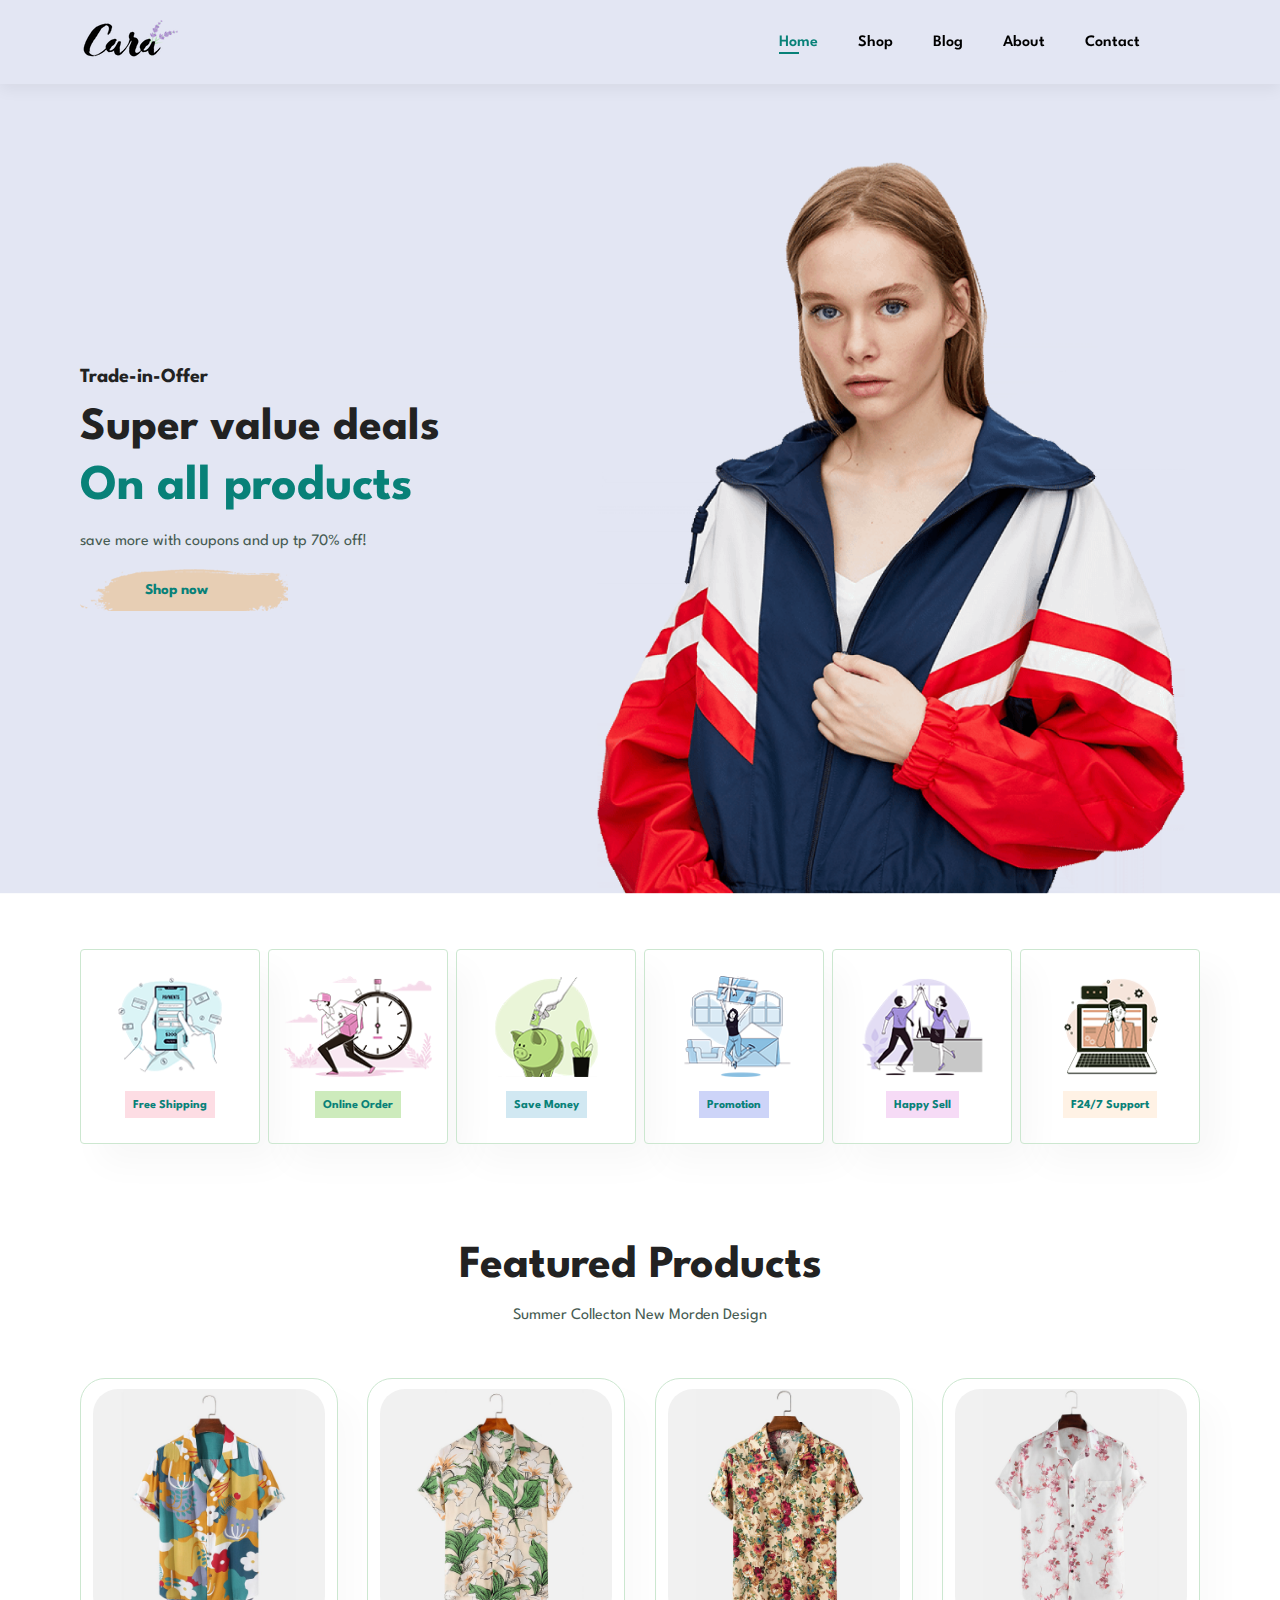
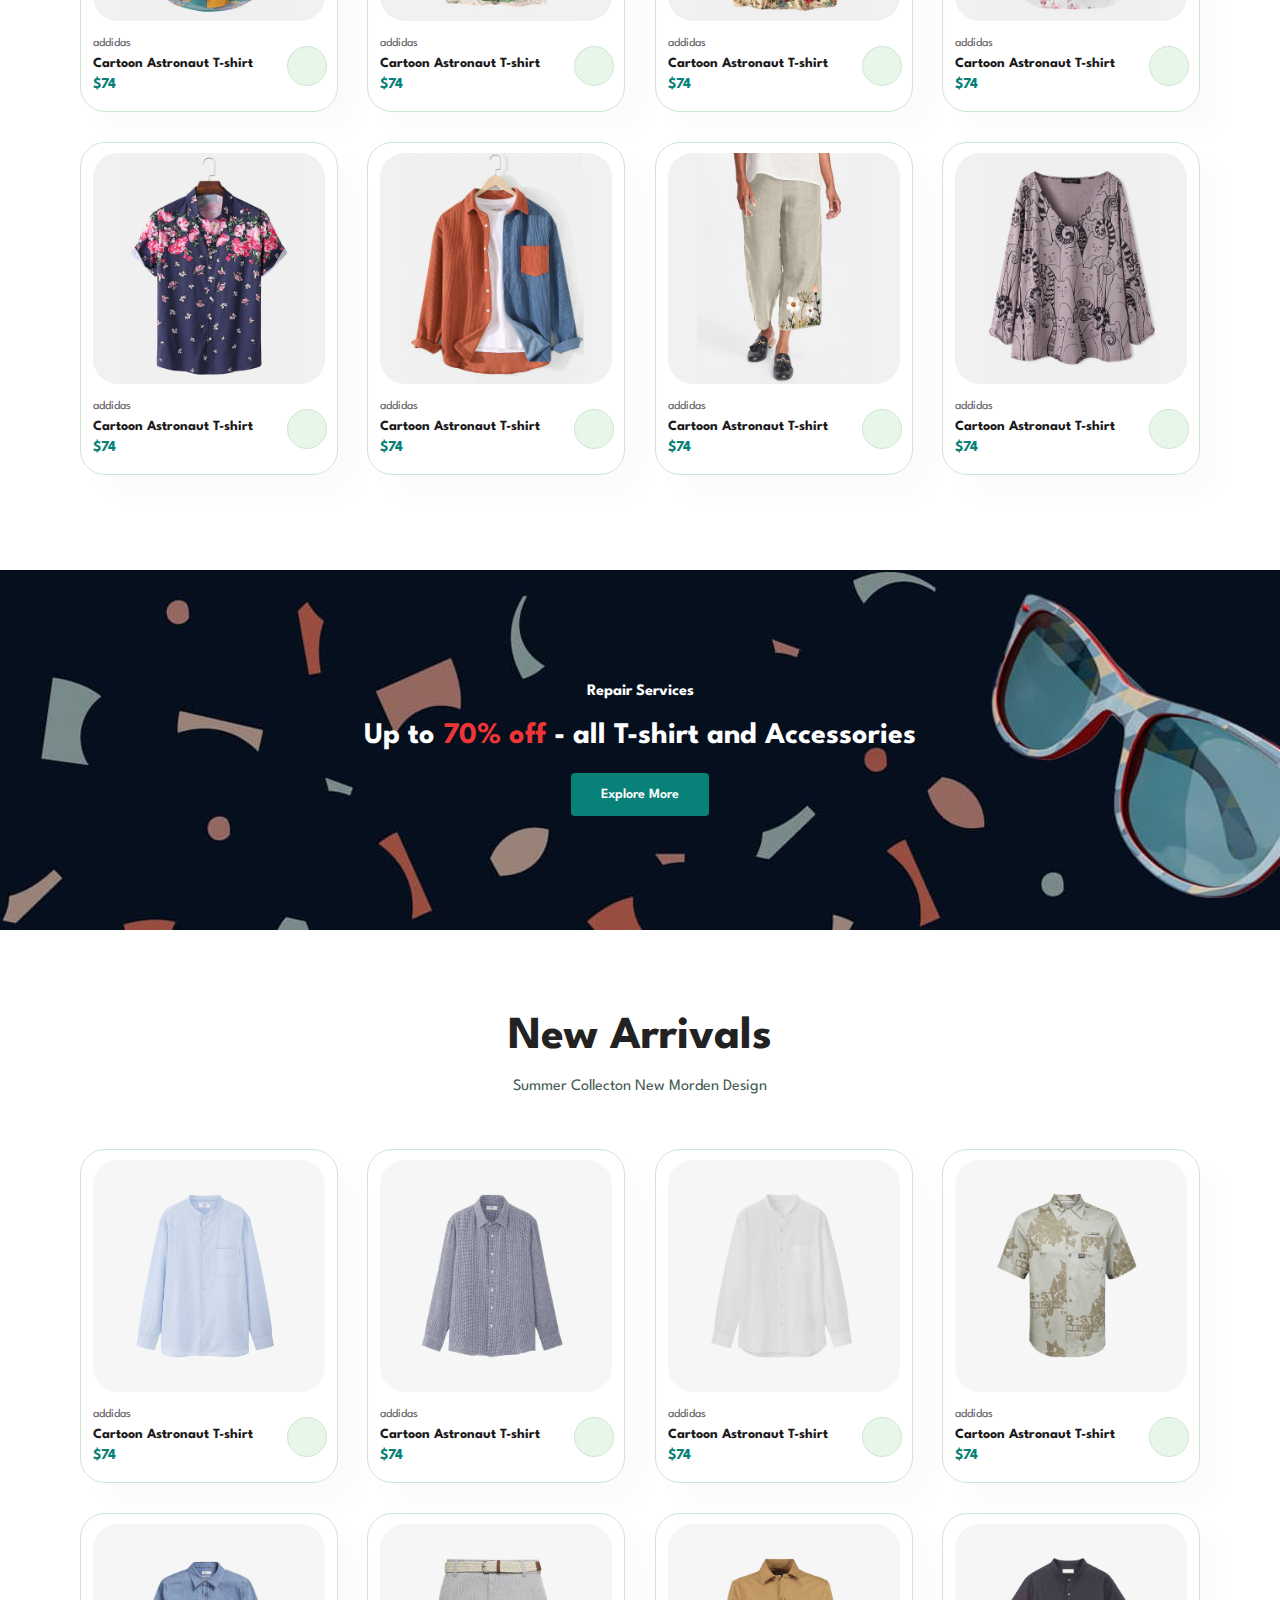
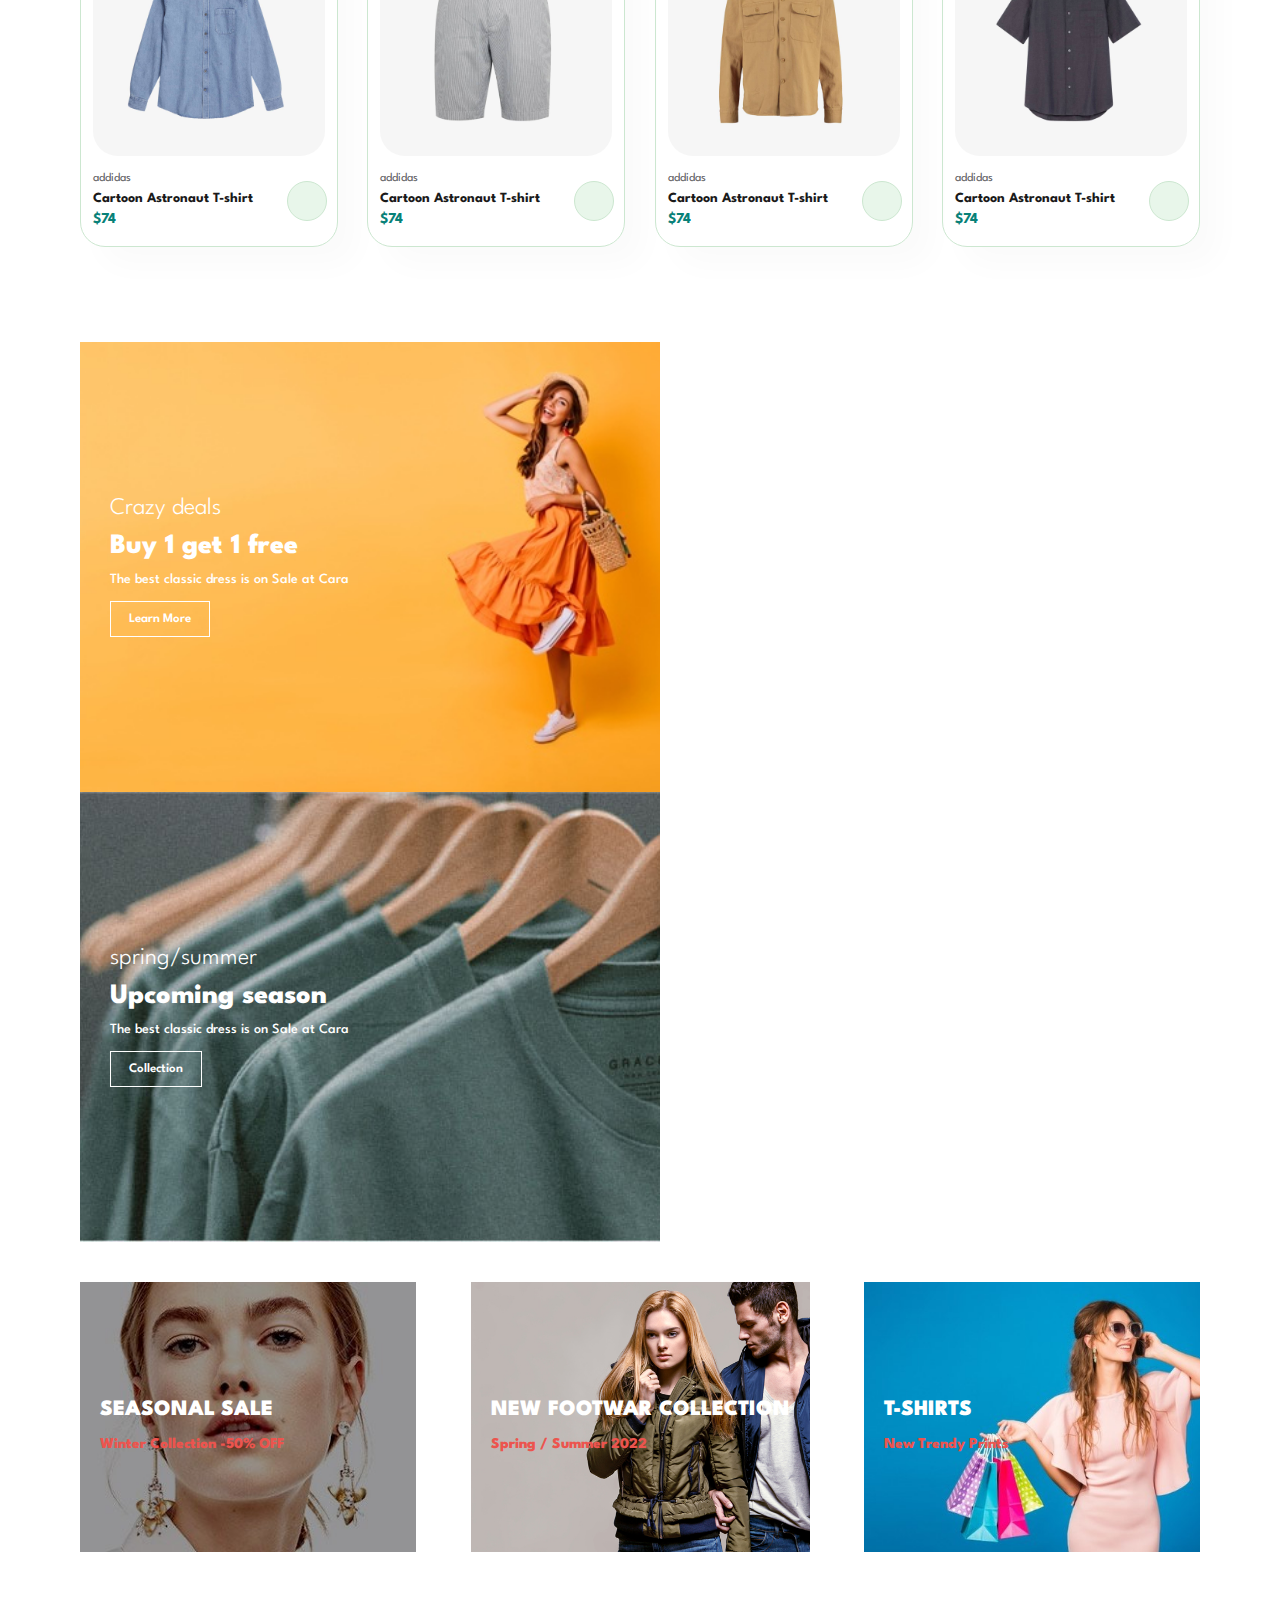
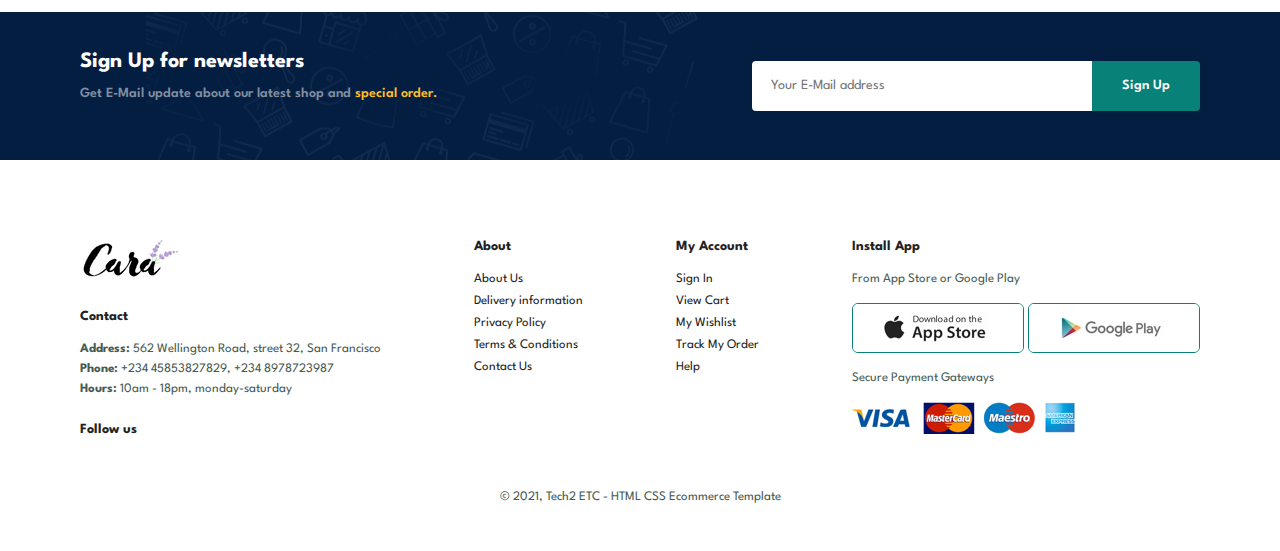
<file: index.html>
<!DOCTYPE html>
<html lang="en">
<head>
    <meta charset="UTF-8">
    <meta http-equiv="X-UA-Compatible" content="IE=edge">
    <meta name="viewport" content="width=device-width, initial-scale=1.0">
    <link rel="stylesheet" href="https://cdnjs.cloudflare.com/ajax/libs/font-awesome/6.4.2/css/all.min.css" integrity="sha512-z3gLpd7yknf1YoNbCzqRKc4qyor8gaKU1qmn+CShxbuBusANI9QpRohGBreCFkKxLhei6S9CQXFEbbKuqLg0DA==" crossorigin="anonymous" referrerpolicy="no-referrer" />
   <link rel="stylesheet" href="styles.css">
    <title>E-commerce website</title>
</head>
<body>
    <!-- section for navbar -->
    <section id="header">
        <a href="#"><img src="./img/logo.png" class="logo" alt="cara logo"></a>

        <div class="">
            <ul id="navbar">
                <li><a class="active" href="index.html">Home</a></li>
                <li><a href="shop.html">Shop</a></li>
                <li><a href="blog.html">Blog</a></li>
                <li><a href="about.html">About</a></li>
                <li><a href="contact.html">Contact</a></li>
                <li><a href="cart.html" id="lg-bag"><i class="fas fa-bag-shopping"></i></a></li>
                <a href="#" id="close"><i class="fas fa-xmark"></i></a>
            </ul>
        </div>
        <div id="mobile">
            <a href="cart.html"><i class="fas fa-bag-shopping"></i></a>
            <i id="bar" class="fas fa-bars "></i>
        </div>
    </section>


    <!-- section for the preety girl -->
    <section id="hero">
        <h4>Trade-in-Offer</h4>
        <h2>Super value deals</h2>
        <h1>On all products</h1>
        <p>save more with coupons and up tp 70% off!</p>
        <button  onclick="window.location.href='shop.html'">Shop now</button>
    </section>


    <!-- section for features -->
    <section id="feature" class="section-p1">
        <div class="ft-box">
            <img src="./img/features/f1.png" alt="">
            <h6>Free Shipping</h6>
        </div>
        <div class="ft-box">
            <img src="./img/features/f2.png" alt="">
            <h6>Online Order</h6>
        </div>
        <div class="ft-box">
            <img src="./img/features/f3.png" alt="">
            <h6>Save Money</h6>
        </div>
        <div class="ft-box">
            <img src="./img/features/f4.png" alt="">
            <h6>Promotion</h6>
        </div>
        <div class="ft-box">
            <img src="./img/features/f5.png" alt="">
            <h6>Happy Sell</h6>
        </div>
        <div class="ft-box">
            <img src="./img/features/f6.png" alt="">
            <h6>F24/7 Support</h6>
        </div>
        
    </section>


    <!-- section for the featured products -->
    <section id="product1" class="section-p1">
        <h2>Featured Products</h2>
        <p>Summer Collecton New Morden Design</p>
        <div class="pro-container">
            <div class="pro" >
                <img src="./img/products/f1.jpg" loading="lazy" onclick="window.location.href='shop.html'" alt="">
                <div class="descrip">
                    <span>addidas</span>
                    <h5>Cartoon Astronaut T-shirt</h5>
                    <div class="star">
                        <i class="fas fa-star"></i>
                        <i class="fas fa-star"></i>
                        <i class="fas fa-star"></i>
                        <i class="fas fa-star"></i>
                        <i class="fas fa-star"></i>
                    </div>
                        <h4>$74</h4>
                </div>
                <a href="#" class="cart"><i class="fas fa-shopping-cart"></i></a>
            </div>

            <div class="pro">
                <img src="./img/products/f2.jpg" loading="lazy" onclick="window.location.href='shop.html'" alt="">
                <div class="descrip">
                    <span>addidas</span>
                    <h5>Cartoon Astronaut T-shirt</h5>
                    <div class="star">
                        <i class="fas fa-star"></i>
                        <i class="fas fa-star"></i>
                        <i class="fas fa-star"></i>
                        <i class="fas fa-star"></i>
                        <i class="fas fa-star"></i>
                    </div>
                        <h4>$74</h4>
                </div>
                <a href="#" class="cart"><i class="fas fa-shopping-cart"></i></a>
            </div>
            <div class="pro">
                <img src="./img/products/f3.jpg"  loading="lazy" onclick="window.location.href='shop.html'" alt="">
                <div class="descrip">
                    <span>addidas</span>
                    <h5>Cartoon Astronaut T-shirt</h5>
                    <div class="star">
                        <i class="fas fa-star"></i>
                        <i class="fas fa-star"></i>
                        <i class="fas fa-star"></i>
                        <i class="fas fa-star"></i>
                        <i class="fas fa-star"></i>
                    </div>
                        <h4>$74</h4>
                </div>
                <a href="#" class="cart"><i class="fas fa-shopping-cart"></i></a>
            </div>
            <div class="pro"> 
                <img src="./img/products/f4.jpg" loading="lazy" onclick="window.location.href='shop.html'" alt="">
                <div class="descrip">
                    <span>addidas</span>
                    <h5>Cartoon Astronaut T-shirt</h5>
                    <div class="star">
                        <i class="fas fa-star"></i>
                        <i class="fas fa-star"></i>
                        <i class="fas fa-star"></i>
                        <i class="fas fa-star"></i>
                        <i class="fas fa-star"></i>
                    </div>
                        <h4>$74</h4>
                </div>
                <a href="#" class="cart"><i class="fas fa-shopping-cart"></i></a>
            </div>
            <div class="pro">
                <img src="./img/products/f5.jpg" loading="lazy" onclick="window.location.href='shop.html'" alt="">
                <div class="descrip">
                    <span>addidas</span>
                    <h5>Cartoon Astronaut T-shirt</h5>
                    <div class="star">
                        <i class="fas fa-star"></i>
                        <i class="fas fa-star"></i>
                        <i class="fas fa-star"></i>
                        <i class="fas fa-star"></i>
                        <i class="fas fa-star"></i>
                    </div>
                        <h4>$74</h4>
                </div>
                <a href="#" class="cart"><i class="fas fa-shopping-cart"></i></a>
            </div>
            <div class="pro">
                <img src="./img/products/f6.jpg" loading="lazy" onclick="window.location.href='shop.html'" alt="">
                <div class="descrip">
                    <span>addidas</span>
                    <h5>Cartoon Astronaut T-shirt</h5>
                    <div class="star">
                        <i class="fas fa-star"></i>
                        <i class="fas fa-star"></i>
                        <i class="fas fa-star"></i>
                        <i class="fas fa-star"></i>
                        <i class="fas fa-star"></i>
                    </div>
                        <h4>$74</h4>
                </div>
                <a href="#" class="cart"><i class="fas fa-shopping-cart"></i></a>
            </div>
            <div class="pro">
                <img src="./img/products/f7.jpg" loading="lazy" onclick="window.location.href='shop.html'" alt="">
                <div class="descrip">
                    <span>addidas</span>
                    <h5>Cartoon Astronaut T-shirt</h5>
                    <div class="star">
                        <i class="fas fa-star"></i>
                        <i class="fas fa-star"></i>
                        <i class="fas fa-star"></i>
                        <i class="fas fa-star"></i>
                        <i class="fas fa-star"></i>
                    </div>
                        <h4>$74</h4>
                </div>
                <a href="#" class="cart"><i class="fas fa-shopping-cart"></i></a>
            </div>            
            <div class="pro">
                <img src="./img/products/f8.jpg" loading="lazy" onclick="window.location.href='shop.html'" alt="">
                <div class="descrip">
                    <span>addidas</span>
                    <h5>Cartoon Astronaut T-shirt</h5>
                    <div class="star">
                        <i class="fas fa-star"></i>
                        <i class="fas fa-star"></i>
                        <i class="fas fa-star"></i>
                        <i class="fas fa-star"></i>
                        <i class="fas fa-star"></i>
                    </div>
                        <h4>$74</h4>
                </div>
                <a href="#" class="cart"><i class="fas fa-shopping-cart"></i></a>
            </div>            
        </div>
    </section>

    <!-- a section for banner  -->
    <section id="banner" class="section-m1">
        <h4>Repair Services</h4>
        <h2>Up to <span>70% off</span> - all T-shirt and Accessories</h2>
        <button class="normal"  onclick="window.location.href='blog.html'">Explore More</button>
    </section>


    <!-- section for product 2 -->
    <section id="product1" class="section-p1">
        <h2>New Arrivals</h2>
        <p>Summer Collecton New Morden Design</p> 
        <div class="pro-container">
            <div class="pro">
                <img src="./img/products/n1.jpg" loading="lazy" onclick="window.location.href='shop.html'" alt="">
                <div class="descrip">
                    <span>addidas</span>
                    <h5>Cartoon Astronaut T-shirt</h5>
                    <div class="star">
                        <i class="fas fa-star"></i>
                        <i class="fas fa-star"></i>
                        <i class="fas fa-star"></i>
                        <i class="fas fa-star"></i>
                        <i class="fas fa-star"></i>
                    </div>
                        <h4>$74</h4>
                </div>
                <a href="#" class="cart"><i class="fas fa-shopping-cart"></i></a>
            </div>
            <div class="pro">
                <img src="./img/products/n2.jpg" loading="lazy" onclick="window.location.href='shop.html'" alt="">
                <div class="descrip">
                    <span>addidas</span>
                    <h5>Cartoon Astronaut T-shirt</h5>
                    <div class="star">
                        <i class="fas fa-star"></i>
                        <i class="fas fa-star"></i>
                        <i class="fas fa-star"></i>
                        <i class="fas fa-star"></i>
                        <i class="fas fa-star"></i>
                    </div>
                        <h4>$74</h4>
                </div>
                <a href="#" class="cart"><i class="fas fa-shopping-cart"></i></a>
            </div>
            <div class="pro">
                <img src="./img/products/n3.jpg" loading="lazy" onclick="window.location.href='shop.html'" alt="">
                <div class="descrip">
                    <span>addidas</span>
                    <h5>Cartoon Astronaut T-shirt</h5>
                    <div class="star">
                        <i class="fas fa-star"></i>
                        <i class="fas fa-star"></i>
                        <i class="fas fa-star"></i>
                        <i class="fas fa-star"></i>
                        <i class="fas fa-star"></i>
                    </div>
                        <h4>$74</h4>
                </div>
                <a href="#" class="cart"><i class="fas fa-shopping-cart"></i></a>
            </div>
            <div class="pro">
                <img src="./img/products/n4.jpg" loading="lazy" onclick="window.location.href='shop.html'" alt="">
                <div class="descrip">
                    <span>addidas</span>
                    <h5>Cartoon Astronaut T-shirt</h5>
                    <div class="star">
                        <i class="fas fa-star"></i>
                        <i class="fas fa-star"></i>
                        <i class="fas fa-star"></i>
                        <i class="fas fa-star"></i>
                        <i class="fas fa-star"></i>
                    </div>
                        <h4>$74</h4>
                </div>
                <a href="#" class="cart"><i class="fas fa-shopping-cart"></i></a>
            </div>
            <div class="pro">
                <img src="./img/products/n5.jpg" loading="lazy" onclick="window.location.href='shop.html'" alt="">
                <div class="descrip">
                    <span>addidas</span>
                    <h5>Cartoon Astronaut T-shirt</h5>
                    <div class="star">
                        <i class="fas fa-star"></i>
                        <i class="fas fa-star"></i>
                        <i class="fas fa-star"></i>
                        <i class="fas fa-star"></i>
                        <i class="fas fa-star"></i>
                    </div>
                        <h4>$74</h4>
                </div>
                <a href="#" class="cart"><i class="fas fa-shopping-cart"></i></a>
            </div>
            <div class="pro">
                <img src="./img/products/n6.jpg" loading="lazy" onclick="window.location.href='shop.html'" alt="">
                <div class="descrip">
                    <span>addidas</span>
                    <h5>Cartoon Astronaut T-shirt</h5>
                    <div class="star">
                        <i class="fas fa-star"></i>
                        <i class="fas fa-star"></i>
                        <i class="fas fa-star"></i>
                        <i class="fas fa-star"></i>
                        <i class="fas fa-star"></i>
                    </div>
                        <h4>$74</h4>
                </div>
                <a href="#" class="cart"><i class="fas fa-shopping-cart"></i></a>
            </div>
            <div class="pro">
                <img src="./img/products/n7.jpg" loading="lazy"  onclick="window.location.href='shop.html'" alt="">
                <div class="descrip">
                    <span>addidas</span>
                    <h5>Cartoon Astronaut T-shirt</h5>
                    <div class="star">
                        <i class="fas fa-star"></i>
                        <i class="fas fa-star"></i>
                        <i class="fas fa-star"></i>
                        <i class="fas fa-star"></i>
                        <i class="fas fa-star"></i>
                    </div>
                        <h4>$74</h4>
                </div>
                <a href="#" class="cart"><i class="fas fa-shopping-cart"></i></a>
            </div>           
            <div class="pro">
                <img src="./img/products/n8.jpg" loading="lazy"  onclick="window.location.href='shop.html'" alt="">
                <div class="descrip">
                    <span>addidas</span>
                    <h5>Cartoon Astronaut T-shirt</h5>
                    <div class="star">
                        <i class="fas fa-star"></i>
                        <i class="fas fa-star"></i>
                        <i class="fas fa-star"></i>
                        <i class="fas fa-star"></i>
                        <i class="fas fa-star"></i>
                    </div>
                        <h4>$74</h4>
                </div>
                <a href="#" class="cart"><i class="fas fa-shopping-cart"></i></a>
            </div>           
        </div>
    </section>


<!-- section for 2 col banner -->
    <section id="sm-banner"  class="section-p1">
        <div class="banner-box">
            <h4>Crazy deals</h4>
            <h2>Buy 1 get 1 free</h2>
            <span>The best classic dress is on Sale at Cara</span>
            <button class="white"  onclick="window.location.href='cart.html'">Learn More</button>
        </div>
        <div class="banner-box banner-box2">
            <h4>spring/summer</h4>
            <h2>Upcoming season</h2>
            <span>The best classic dress is on Sale at Cara</span>
            <button class="white" onclick="window.location.href='shop.html'">Collection</button>
        </div>
    </section>

<!-- section 3 col banner -->
    <section id="banner3">
        <div class="banner-box">
            <h2>SEASONAL SALE</h2>
           <h3>Winter Collection -50% OFF</h3>
        </div>
        <div class="banner-box banner-box2">
            <h2>NEW FOOTWAR COLLECTION</h2>
           <h3>Spring / Summer 2022</h3>
        </div>
        <div class="banner-box banner-box3">
            <h2>T-SHIRTS</h2>
           <h3>New Trendy Prints</h3>
        </div>
    </section>


    <!-- news letter section -->
    <section id="newsletter"  class="section-p1 section-m1">
        <div class="newstext">
            <h4>Sign Up for newsletters</h4>
            <p>Get E-Mail update about our latest shop and <span>special order.</span></p>
        </div>
        <div class="form">
            <input type="text" placeholder="Your E-Mail address">
            <button class="normal">Sign Up</button>
        </div>
    </section>


    <!-- footer -->
    <footer class="section-p1">
        <div class="col">
            <img class="logo" src="./img/logo.png" alt="">
            <h4>Contact</h4>
            <p><strong>Address: </strong> 562 Wellington Road, street 32, San Francisco</p>
            <p><strong>Phone: </strong> +234 45853827829, +234 8978723987 </p>
            <p><strong>Hours: </strong>10am - 18pm, monday-saturday</p>
            <div class="follow">
                <h4>Follow us</h4>
                <div class="icon">
                    <i class="fab fa-facebook-f"></i>
                    <i class="fab fa-twitter"></i>
                    <i class="fab fa-instagram"></i>
                    <i class="fab fa-pinterest"></i>
                    <i class="fab fa-youtube"></i>
                </div>
            </div>
        </div>

        <div class="col">
            <h4>About</h4>
            <a href="#about.html" onclick="window.location.href='about.html'">About Us</a>
            <a href="#">Delivery information</a>
            <a href="#">Privacy Policy</a>
            <a href="#">Terms & Conditions</a>
            <a href="#contact.html"  onclick="window.location.href='contact.html'">Contact Us</a>
        </div>

        <div class="col">
            <h4>My Account</h4>
            <a href="#">Sign In</a>
            <a href="#cart.html"  onclick="window.location.href='cart.html'">View Cart</a>
            <a href="#">My Wishlist</a>
            <a href="#">Track My Order</a>
            <a href="#">Help</a>
        </div>

        <div class="col install">
            <h4>Install App</h4>
            <p>From App Store or Google Play</p>
            <div class="row">
                <img src="./img/pay/app.jpg" alt="">
                <img src="./img/pay/play.jpg" alt="">
            </div>
            <p>Secure Payment Gateways</p>
                <img src="./img/pay/pay.png" alt="">
        </div>

        <div class="copyright">
            <p>&copy; 2021, Tech2 ETC - HTML CSS Ecommerce Template</p>
        </div>
    </footer>


    <script src="./js/app.js"></script>
</body>
</html>
</file>
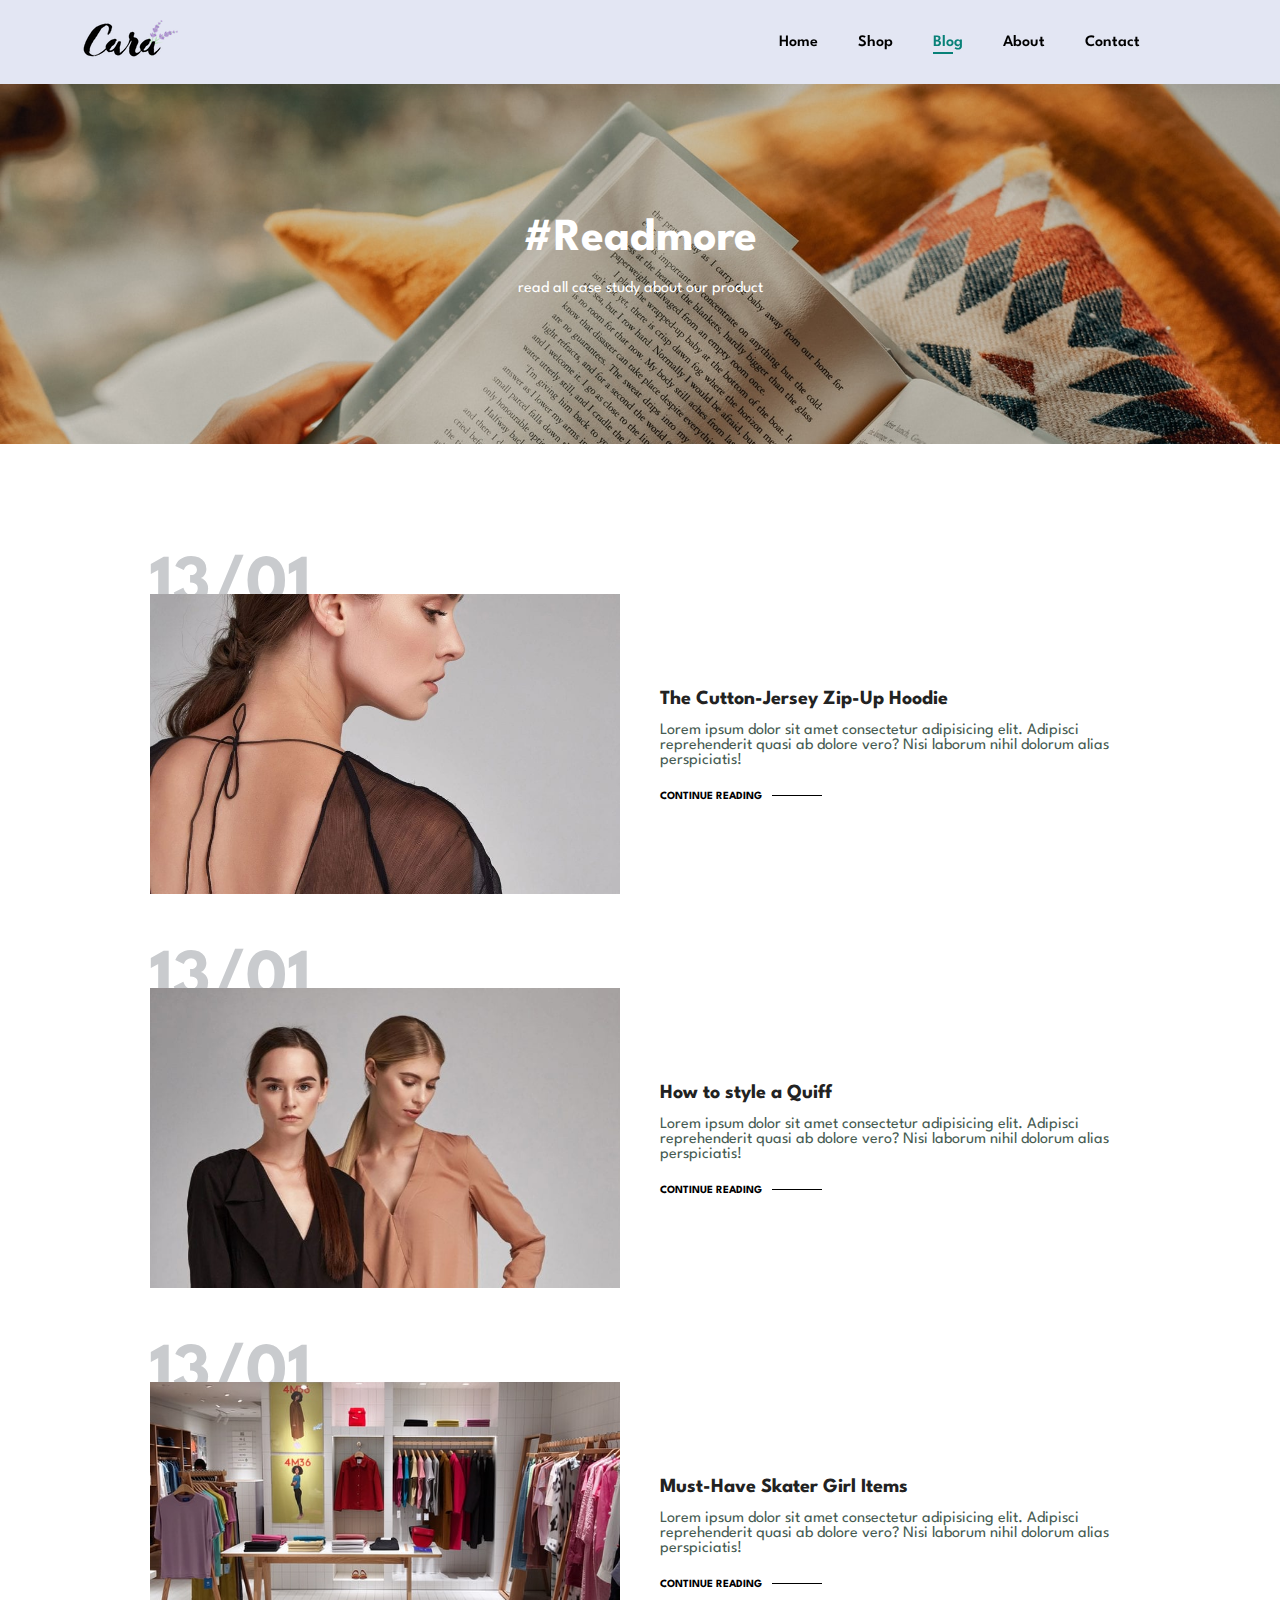
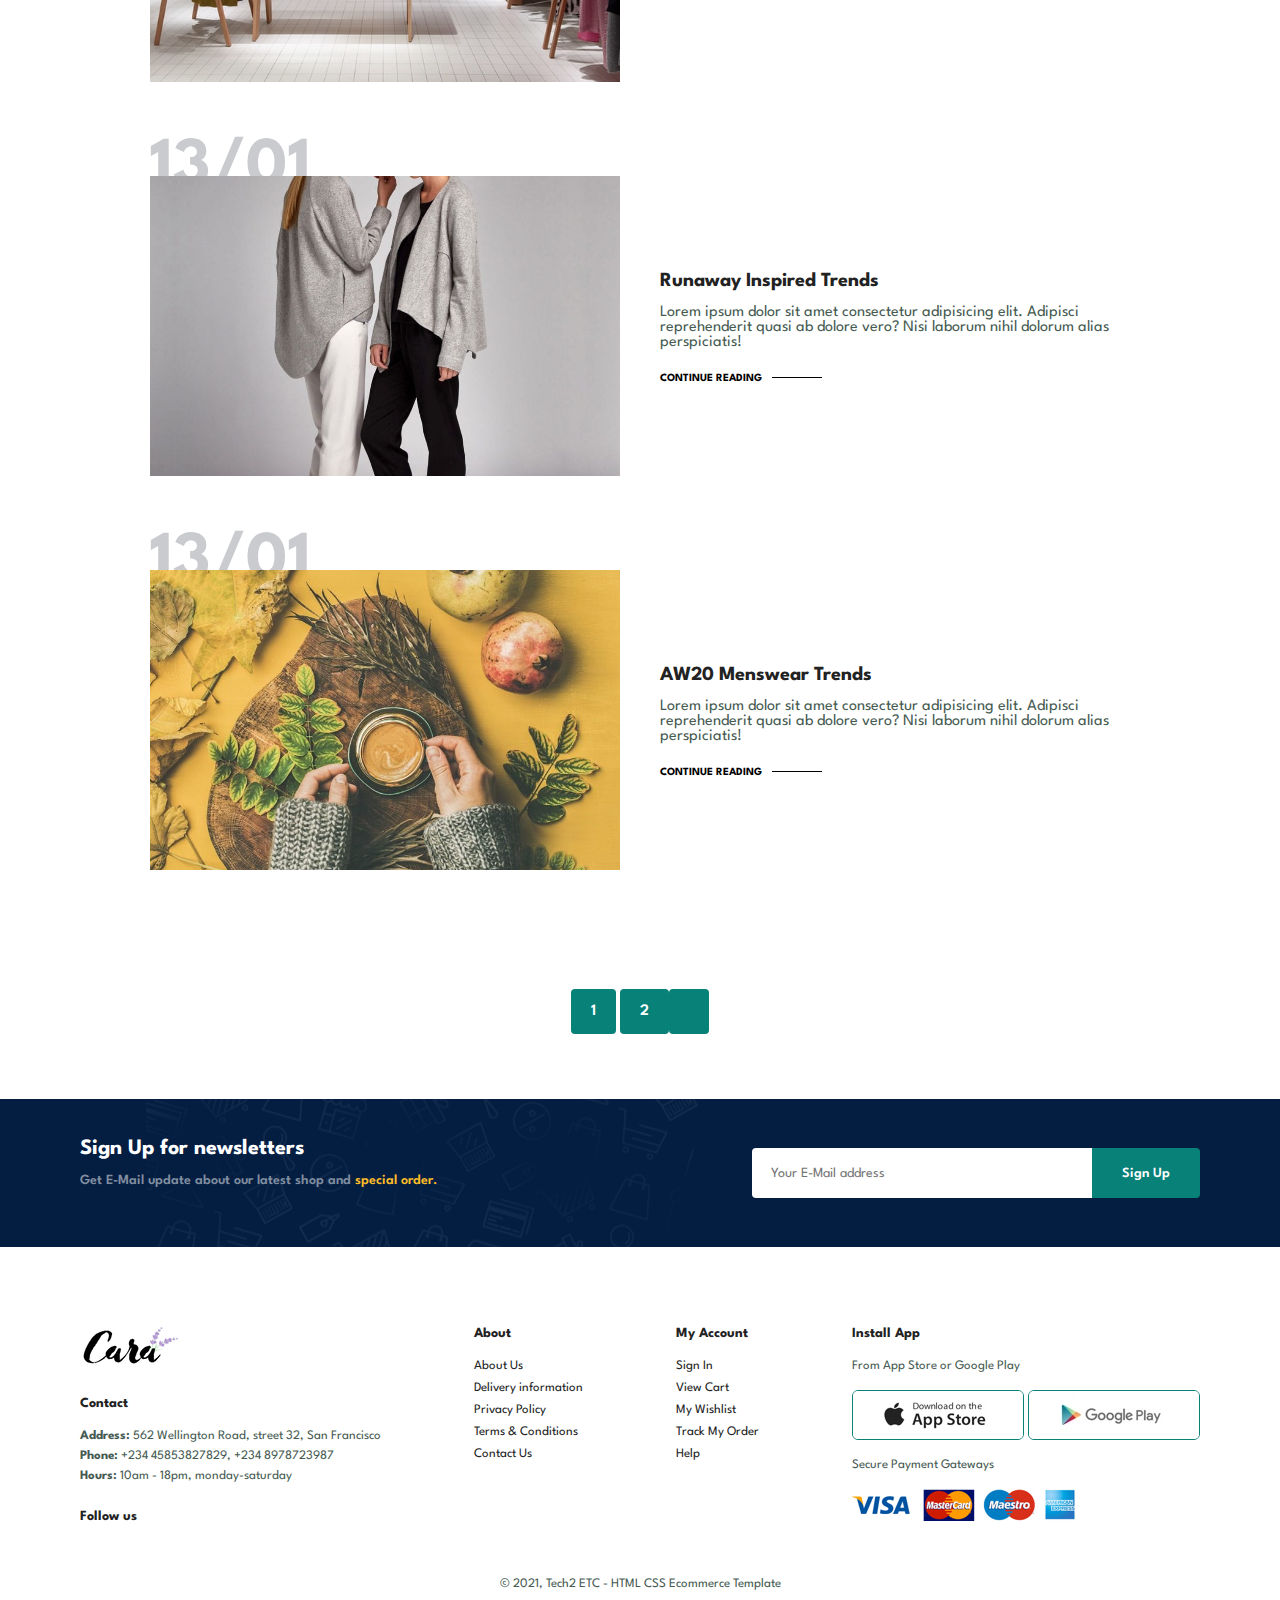
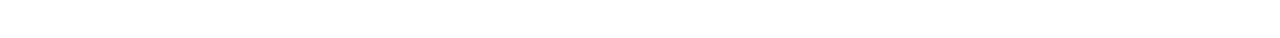
<file: blog.html>
<!DOCTYPE html>
<html lang="en">
<head>
    <meta charset="UTF-8">
    <meta http-equiv="X-UA-Compatible" content="IE=edge">
    <meta name="viewport" content="width=device-width, initial-scale=1.0">
    <link rel="stylesheet" href="https://cdnjs.cloudflare.com/ajax/libs/font-awesome/6.4.2/css/all.min.css" integrity="sha512-z3gLpd7yknf1YoNbCzqRKc4qyor8gaKU1qmn+CShxbuBusANI9QpRohGBreCFkKxLhei6S9CQXFEbbKuqLg0DA==" crossorigin="anonymous" referrerpolicy="no-referrer" />
   <link rel="stylesheet" href="styles.css">
    <title>E-commerce website</title>
</head>
<body>
    <!-- section for navbar -->
    <section id="header">
        <a href="#"><img src="./img/logo.png" class="logo" alt="cara logo"></a>

        <div class="">
            <ul id="navbar">
                <li><a  href="index.html">Home</a></li>
                <li><a href="shop.html">Shop</a></li>
                <li><a class="active" href="blog.html">Blog</a></li>
                <li><a href="about.html">About</a></li>
                <li><a href="contact.html">Contact</a></li>
                <li><a href="cart.html" id="lg-bag"><i class="fas fa-bag-shopping"></i></a></li>
                <a href="#" id="close"><i class="fas fa-xmark"></i></a>
            </ul>
        </div>
        <div id="mobile">
            <a href="cart.html"><i class="fas fa-bag-shopping"></i></a>
            <i id="bar" class="fas fa-bars "></i>
        </div>
    </section>


    <!-- section for blog header -->
    <section id="shop-header" class="blog-header">
        <h2>#Readmore</h2>
        <p>read all case study about our product</p>
    </section>

    <!-- section for blog -->
    <section id="blog">
        <div class="blog-box">
            <div class="blog-img">
                <img src="./img/blog/b1.jpg" loading="lazy" alt="">
            </div>
            <div class="blog-details">
                <h4>The Cutton-Jersey Zip-Up Hoodie</h4>
                <p>Lorem ipsum dolor sit amet consectetur adipisicing elit. Adipisci reprehenderit quasi ab dolore vero? Nisi laborum nihil dolorum alias perspiciatis!</p>
                <a href="#contread.html"  onclick="window.location.href='contread.html'">CONTINUE READING</a>
            </div>
            <h1>13/01</h1>
        </div>
        <div class="blog-box">
            <div class="blog-img">
                <img src="./img/blog/b2.jpg" loading="lazy" alt="">
            </div>
            <div class="blog-details">
                <h4>How to style a Quiff</h4>
                <p>Lorem ipsum dolor sit amet consectetur adipisicing elit. Adipisci reprehenderit quasi ab dolore vero? Nisi laborum nihil dolorum alias perspiciatis!</p>
                <a href="#contread.html"  onclick="window.location.href='contread.html'">CONTINUE READING</a>
            </div>
            <h1>13/01</h1>
        </div>
        <div class="blog-box">
            <div class="blog-img">
                <img src="./img/blog/b3.jpg" loading="lazy" alt="">
            </div>
            <div class="blog-details">
                <h4>Must-Have Skater Girl Items</h4>
                <p>Lorem ipsum dolor sit amet consectetur adipisicing elit. Adipisci reprehenderit quasi ab dolore vero? Nisi laborum nihil dolorum alias perspiciatis!</p>
                <a href="#contread.html"  onclick="window.location.href='contread.html'">CONTINUE READING</a>
            </div>
            <h1>13/01</h1>
        </div>
        <div class="blog-box">
            <div class="blog-img">
                <img src="./img/blog/b4.jpg" loading="lazy" alt="">
            </div>
            <div class="blog-details">
                <h4>Runaway Inspired Trends</h4>
                <p>Lorem ipsum dolor sit amet consectetur adipisicing elit. Adipisci reprehenderit quasi ab dolore vero? Nisi laborum nihil dolorum alias perspiciatis!</p>
                <a href="#contread.html"  onclick="window.location.href='contread.html'">CONTINUE READING</a>
            </div>
            <h1>13/01</h1>
        </div>
        <div class="blog-box">
            <div class="blog-img">
                <img src="./img/blog/b6.jpg" loading="lazy" alt="">
            </div>
            <div class="blog-details">
                <h4>AW20 Menswear Trends</h4>
                <p>Lorem ipsum dolor sit amet consectetur adipisicing elit. Adipisci reprehenderit quasi ab dolore vero? Nisi laborum nihil dolorum alias perspiciatis!</p>
                <a href="#contread.html"  onclick="window.location.href='contread.html'">CONTINUE READING</a>
            </div>
            <h1>13/01</h1>
        </div>
    </section>



    <section id="pagination" class="section-p1">
        <a href="#">1</a>
        <a href="#">2</a>
        <a href="#"><i class="fas fa-arrow-right"></i> </a>
    </section>

    <!-- news letter section -->
    <section id="newsletter"  class="section-p1 section-m1">
        <div class="newstext">
            <h4>Sign Up for newsletters</h4>
            <p>Get E-Mail update about our latest shop and <span>special order.</span></p>
        </div>
        <div class="form">
            <input type="text" placeholder="Your E-Mail address">
            <button class="normal">Sign Up</button>
        </div>
    </section>


    <!-- footer -->
    <footer class="section-p1">
        <div class="col">
            <img class="logo" src="./img/logo.png" alt="">
            <h4>Contact</h4>
            <p><strong>Address: </strong> 562 Wellington Road, street 32, San Francisco</p>
            <p><strong>Phone: </strong> +234 45853827829, +234 8978723987 </p>
            <p><strong>Hours: </strong>10am - 18pm, monday-saturday</p>
            <div class="follow">
                <h4>Follow us</h4>
                <div class="icon">
                    <i class="fab fa-facebook-f"></i>
                    <i class="fab fa-twitter"></i>
                    <i class="fab fa-instagram"></i>
                    <i class="fab fa-pinterest"></i>
                    <i class="fab fa-youtube"></i>
                </div>
            </div>
        </div>

        <div class="col">
            <h4>About</h4>
            <a href="#about.html"  onclick="window.location.href='about.html'">About Us</a>
            <a href="#">Delivery information</a>
            <a href="#">Privacy Policy</a>
            <a href="#">Terms & Conditions</a>
            <a href="#contact.html"  onclick="window.location.href='contact.html'">Contact Us</a>
        </div>

        <div class="col">
            <h4>My Account</h4>
            <a href="#">Sign In</a>
            <a href="#cart"  onclick="window.location.href='cart.html'">View Cart</a>
            <a href="#">My Wishlist</a>
            <a href="#">Track My Order</a>
            <a href="#">Help</a>
        </div>

        <div class="col install">
            <h4>Install App</h4>
            <p>From App Store or Google Play</p>
            <div class="row">
                <img src="./img/pay/app.jpg" alt="">
                <img src="./img/pay/play.jpg" alt="">
            </div>
            <p>Secure Payment Gateways</p>
                <img src="./img/pay/pay.png" alt="">
        </div>

        <div class="copyright">
            <p>&copy; 2021, Tech2 ETC - HTML CSS Ecommerce Template</p>
        </div>
    </footer>


    <script src="./js/app.js"></script>
</body>
</html>
</file>
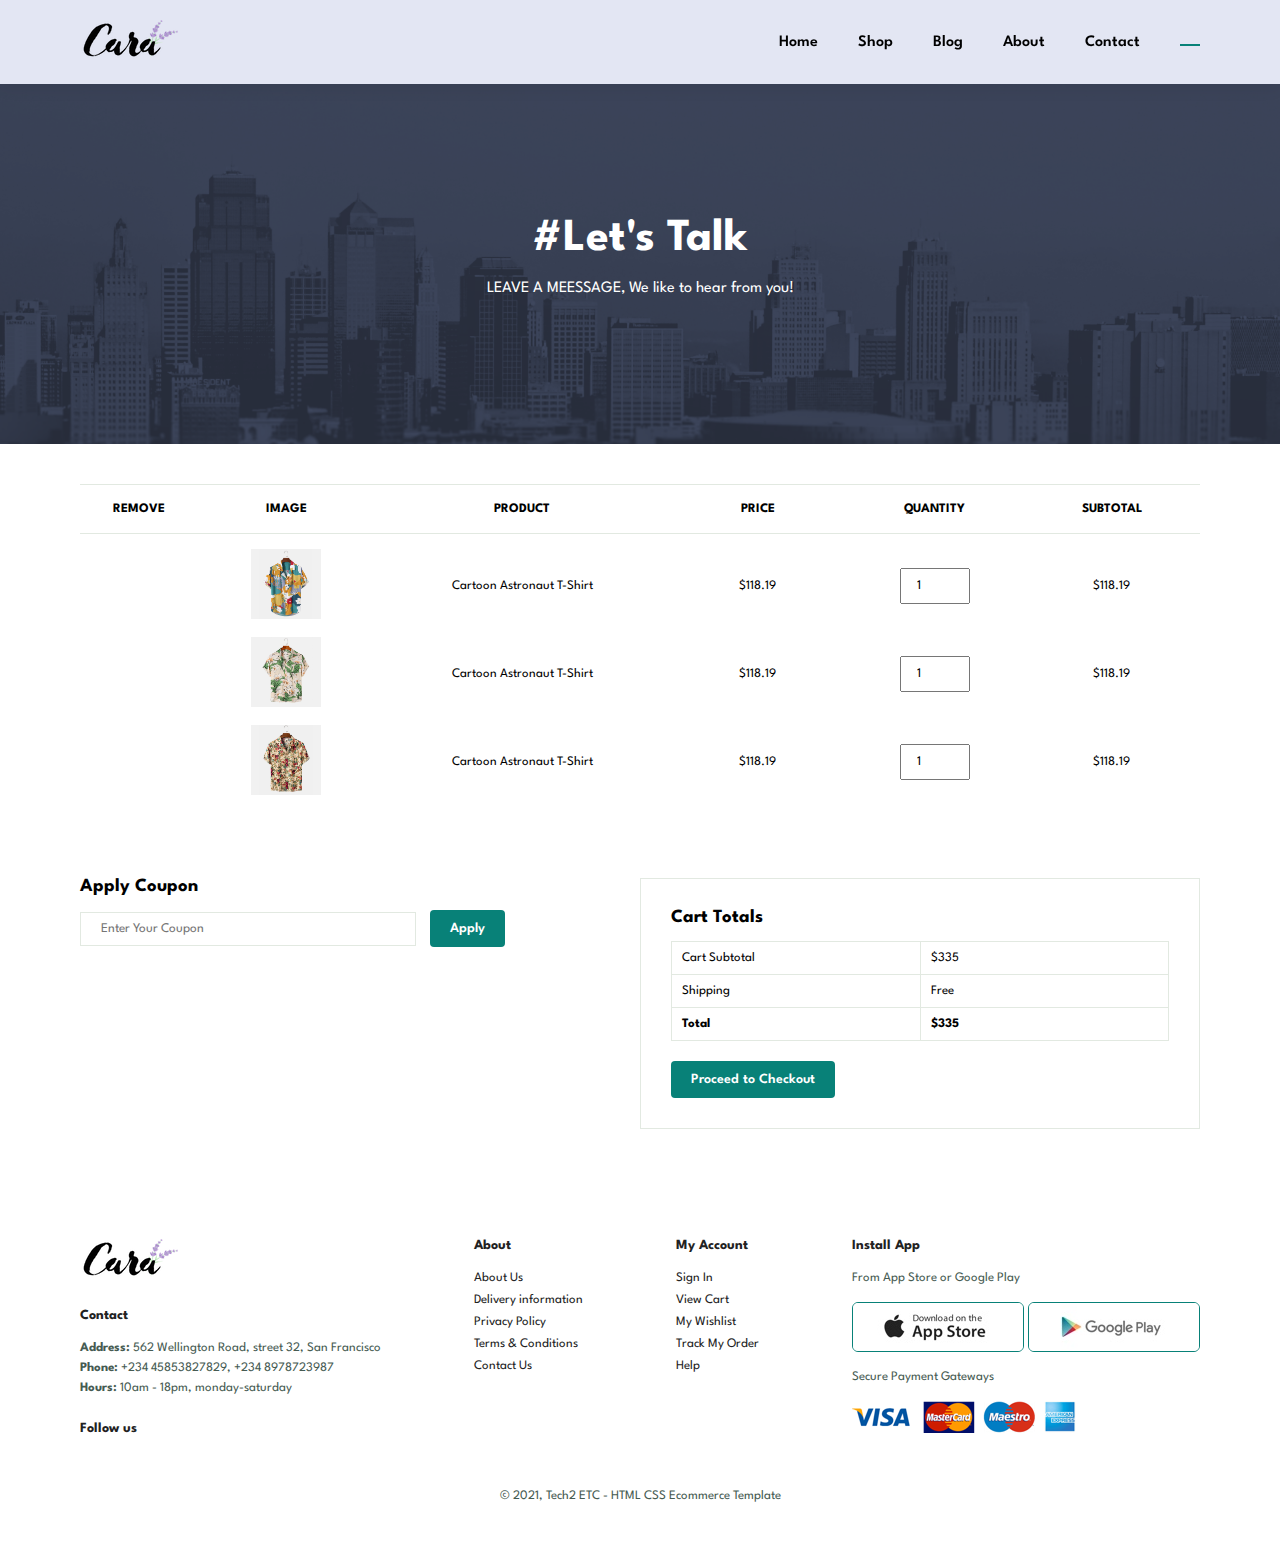
<file: cart.html>
<!DOCTYPE html>
<html lang="en">
<head>
    <meta charset="UTF-8">
    <meta http-equiv="X-UA-Compatible" content="IE=edge">
    <meta name="viewport" content="width=device-width, initial-scale=1.0">
    <link rel="stylesheet" href="https://cdnjs.cloudflare.com/ajax/libs/font-awesome/6.4.2/css/all.min.css" integrity="sha512-z3gLpd7yknf1YoNbCzqRKc4qyor8gaKU1qmn+CShxbuBusANI9QpRohGBreCFkKxLhei6S9CQXFEbbKuqLg0DA==" crossorigin="anonymous" referrerpolicy="no-referrer" />
   <link rel="stylesheet" href="styles.css">
    <title>E-commerce website</title>
</head>
<body>
    <!-- section for navbar -->
    <section id="header">
        <a href="#"><img src="./img/logo.png" class="logo" alt="cara logo"></a>

        <div class="">
            <ul id="navbar">
                <li><a  href="index.html">Home</a></li>
                <li><a href="shop.html">Shop</a></li>
                <li><a href="blog.html">Blog</a></li>
                <li><a href="about.html">About</a></li>
                <li><a href="contact.html">Contact</a></li>
                <li><a  class="active"  href="cart.html" id="lg-bag"><i class="fas fa-bag-shopping"></i></a></li>
                <a href="#" id="close"><i class="fas fa-xmark"></i></a>
            </ul>
        </div>
        <div id="mobile">
            <a href="cart.html"><i class="fas fa-bag-shopping"></i></a>
            <i id="bar" class="fas fa-bars "></i>
        </div>
    </section>


    <!-- section for blog header -->
    <section id="shop-header" class="about-header">
        <h2>#Let's Talk</h2>
        <p>LEAVE A MEESSAGE, We like to hear from you!</p>
    </section>


    <!-- section for cart -->
    <section id="cart" class="section-p1">
        <table width="100%">
            <thead>
                <tr>
                    <td>Remove</td>
                    <td>Image</td>
                    <td>Product</td>
                    <td>Price</td>
                    <td>Quantity</td>
                    <td>Subtotal</td>
                </tr>
            </thead>
            <tbody>
                <tr>
                    <td><a href="#"><i class="fas fa-circle-xmark"></i></a> </td>
                    <td><img src="./img/products/f1.jpg" alt=""></td>
                    <td>Cartoon Astronaut T-Shirt</td>
                    <td>$118.19</td>
                    <td><input type="number" value="1"></td>
                    <td>$118.19</td>
                </tr>
                <tr>
                    <td><a href="#"><i class="fas fa-circle-xmark"></i></a> </td>
                    <td><img src="./img/products/f2.jpg" alt=""></td>
                    <td>Cartoon Astronaut T-Shirt</td>
                    <td>$118.19</td>
                    <td><input type="number" value="1"></td>
                    <td>$118.19</td>
                </tr>
                <tr>
                    <td><a href="#"><i class="fas fa-circle-xmark"></i></a> </td>
                    <td><img src="./img/products/f3.jpg" alt=""></td>
                    <td>Cartoon Astronaut T-Shirt</td>
                    <td>$118.19</td>
                    <td><input type="number" value="1"></td>
                    <td>$118.19</td>
                </tr>
            </tbody>
        </table>
    </section>


    <!-- section for cart add -->
    <section id="cart-add" class="section-p1">
        <div id="coupon">
            <h3>Apply Coupon</h3>
            <div class="">
                <input type="text" placeholder="Enter Your Coupon">
                <button class="normal">Apply</button>
            </div>
        </div>

        <div id="subtotal">
            <h3>Cart Totals</h3>
            <table>
                <tr>
                    <td>Cart Subtotal</td>
                    <td>$335</td>
                </tr>
                <tr>
                    <td>Shipping</td>
                    <td>Free</td>
                </tr>
                <tr>
                    <td><strong>Total</strong></td>
                    <td><strong>$335</strong></td>
                </tr>
            </table>

            <button class="normal">Proceed to Checkout</button>
        </div>
    </section>


    <!-- footer -->
    <footer class="section-p1">
        <div class="col">
            <img class="logo" src="./img/logo.png" alt="">
            <h4>Contact</h4>
            <p><strong>Address: </strong> 562 Wellington Road, street 32, San Francisco</p>
            <p><strong>Phone: </strong> +234 45853827829, +234 8978723987 </p>
            <p><strong>Hours: </strong>10am - 18pm, monday-saturday</p>
            <div class="follow">
                <h4>Follow us</h4>
                <div class="icon">
                    <i class="fab fa-facebook-f"></i>
                    <i class="fab fa-twitter"></i>
                    <i class="fab fa-instagram"></i>
                    <i class="fab fa-pinterest"></i>
                    <i class="fab fa-youtube"></i>
                </div>
            </div>
        </div>

        <div class="col">
            <h4>About</h4>
            <a href="#about.html"  onclick="window.location.href='about.html'">About Us</a>
            <a href="#">Delivery information</a>
            <a href="#">Privacy Policy</a>
            <a href="#">Terms & Conditions</a>
            <a href="#contact.html"  onclick="window.location.href='contact.html'">Contact Us</a>
        </div>

        <div class="col">
            <h4>My Account</h4>
            <a href="#">Sign In</a>
            <a href="#cart.html"  onclick="window.location.href='cart.html'">View Cart</a>
            <a href="#">My Wishlist</a>
            <a href="#">Track My Order</a>
            <a href="#">Help</a>
        </div>

        <div class="col install">
            <h4>Install App</h4>
            <p>From App Store or Google Play</p>
            <div class="row">
                <img src="./img/pay/app.jpg" alt="">
                <img src="./img/pay/play.jpg" alt="">
            </div>
            <p>Secure Payment Gateways</p>
                <img src="./img/pay/pay.png" alt="">
        </div>

        <div class="copyright">
            <p>&copy; 2021, Tech2 ETC - HTML CSS Ecommerce Template</p>
        </div>
    </footer>


    <script src="./js/app.js"></script>
</body>
</html>
</file>
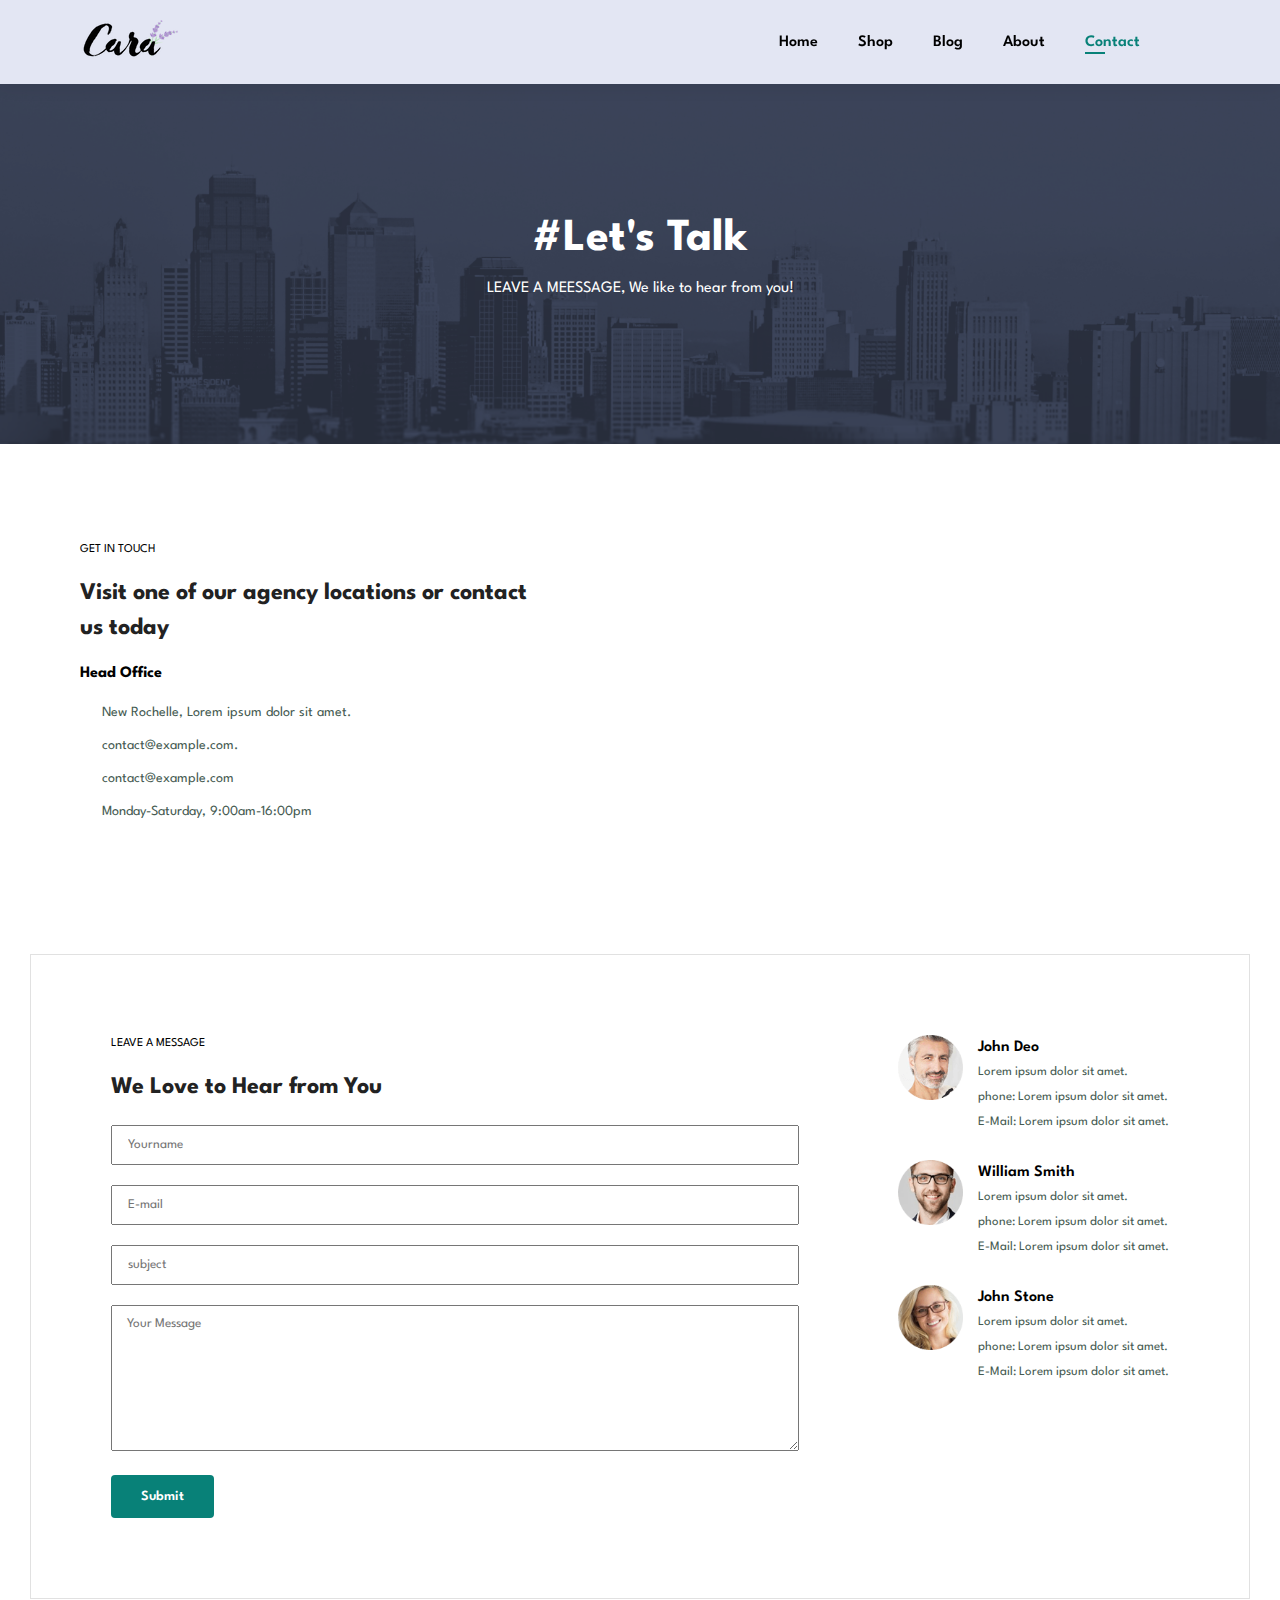
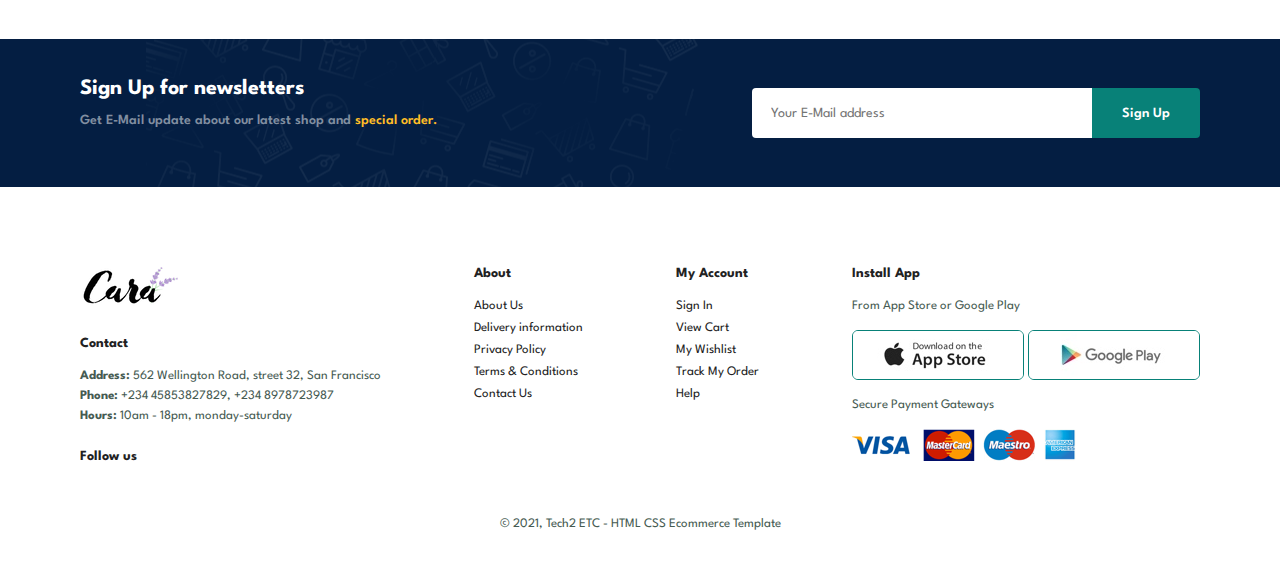
<file: contact.html>
<!DOCTYPE html>
<html lang="en">
<head>
    <meta charset="UTF-8">
    <meta http-equiv="X-UA-Compatible" content="IE=edge">
    <meta name="viewport" content="width=device-width, initial-scale=1.0">
    <link rel="stylesheet" href="https://cdnjs.cloudflare.com/ajax/libs/font-awesome/6.4.2/css/all.min.css" integrity="sha512-z3gLpd7yknf1YoNbCzqRKc4qyor8gaKU1qmn+CShxbuBusANI9QpRohGBreCFkKxLhei6S9CQXFEbbKuqLg0DA==" crossorigin="anonymous" referrerpolicy="no-referrer" />
   <link rel="stylesheet" href="styles.css">
    <title>E-commerce website</title>
</head>
<body>
    <!-- section for navbar -->
    <section id="header">
        <a href="#"><img src="./img/logo.png" class="logo" alt="cara logo"></a>

        <div class="">
            <ul id="navbar">
                <li><a  href="index.html">Home</a></li>
                <li><a href="shop.html">Shop</a></li>
                <li><a href="blog.html">Blog</a></li>
                <li><a href="about.html">About</a></li>
                <li><a class="active"  href="contact.html">Contact</a></li>
                <li><a href="cart.html" id="lg-bag"><i class="fas fa-bag-shopping"></i></a></li>
                <a href="#" id="close"><i class="fas fa-xmark"></i></a>
            </ul>
        </div>
        <div id="mobile">
            <a href="cart.html"><i class="fas fa-bag-shopping"></i></a>
            <i id="bar" class="fas fa-bars "></i>
        </div>
    </section>


    <!-- section for blog header -->
    <section id="shop-header" class="about-header">
        <h2>#Let's Talk</h2>
        <p>LEAVE A MEESSAGE, We like to hear from you!</p>
    </section>


    <!-- map section -->
    <section id="contact-details" class="section-p1">
        <div class="details">
            <span>GET IN TOUCH</span>
            <h2>Visit one of our agency locations or contact us today</h2>
            <h3>Head Office</h3>

            <div class="">
                <li>
                    <i class=" fas fa-map"></i>
                    <p> New Rochelle, Lorem ipsum dolor sit amet.</p>
                </li>
                <li>
                    <i class=" fas fa-envelope"></i>
                    <p>contact@example.com.</p>
                </li>
                <li>
                    <i class=" fas fa-phone"></i>
                    <p>contact@example.com</p>
                </li>
                <li>
                    <i class=" fas fa-clock"></i>
                    <p> Monday-Saturday, 9:00am-16:00pm</p>
                </li>
            </div>
        </div>

        <div class="map">
            <iframe src="https://www.google.com/maps/embed?pb=!1m18!1m12!1m3!1d2445.092899104676!2d0.11059307564743984!3d52.20535925947823!2m3!1f0!2f0!3f0!3m2!1i1024!2i768!4f13.1!3m3!1m2!1s0x47d8774ed42712a9%3A0x21ca80abf36db5bb!2sUniversity%20of%20Cambridge!5e0!3m2!1sen!2sng!4v1692652601065!5m2!1sen!2sng" width="600" height="450" style="border:0;" allowfullscreen="" loading="lazy" referrerpolicy="no-referrer-when-downgrade"></iframe>
        </div>
    </section>


    <!-- form section -->
    <section id="form-details">
        <form action="">
            <span>LEAVE A MESSAGE</span>
            <h2>We Love to Hear from You</h2>
            <input type="text" placeholder="Yourname">
            <input type="text" placeholder="E-mail">
            <input type="text" placeholder="subject">
            <textarea name="" id="" cols="30" rows="10" placeholder="Your Message"></textarea>
            <button class="normal">Submit</button>
        </form>

        <div class="people">
            <div class="">
                <img src="./img/people/1.png" alt="">
                <p><span>John Deo</span>Lorem ipsum dolor sit amet. <br>   phone: Lorem ipsum dolor sit amet. <br>E-Mail: Lorem ipsum dolor sit amet.</p>
            </div>
            <div class="">
                <img src="./img/people/2.png" alt="">
                <p><span>William Smith</span>Lorem ipsum dolor sit amet. <br>   phone: Lorem ipsum dolor sit amet. <br>E-Mail: Lorem ipsum dolor sit amet.</p>
            </div>
            <div class="">
                <img src="./img/people/3.png" alt="">
                <p><span>John Stone</span>Lorem ipsum dolor sit amet. <br>   phone: Lorem ipsum dolor sit amet. <br>E-Mail: Lorem ipsum dolor sit amet.</p>
            </div>
        </div>
    </section>


     <!-- news letter section -->
     <section id="newsletter"  class="section-p1 section-m1">
        <div class="newstext">
            <h4>Sign Up for newsletters</h4>
            <p>Get E-Mail update about our latest shop and <span>special order.</span></p>
        </div>
        <div class="form">
            <input type="text" placeholder="Your E-Mail address">
            <button class="normal">Sign Up</button>
        </div>
    </section>
    

    <!-- footer -->
    <footer class="section-p1">
        <div class="col">
            <img class="logo" src="./img/logo.png" alt="">
            <h4>Contact</h4>
            <p><strong>Address: </strong> 562 Wellington Road, street 32, San Francisco</p>
            <p><strong>Phone: </strong> +234 45853827829, +234 8978723987 </p>
            <p><strong>Hours: </strong>10am - 18pm, monday-saturday</p>
            <div class="follow">
                <h4>Follow us</h4>
                <div class="icon">
                    <i class="fab fa-facebook-f"></i>
                    <i class="fab fa-twitter"></i>
                    <i class="fab fa-instagram"></i>
                    <i class="fab fa-pinterest"></i>
                    <i class="fab fa-youtube"></i>
                </div>
            </div>
        </div>

        <div class="col">
            <h4>About</h4>
            <a href="#about.html"  onclick="window.location.href='about.html'">About Us</a>
            <a href="#">Delivery information</a>
            <a href="#">Privacy Policy</a>
            <a href="#">Terms & Conditions</a>
            <a href="#contact.html"  onclick="window.location.href='contact.html'">Contact Us</a>
        </div>

        <div class="col">
            <h4>My Account</h4>
            <a href="#">Sign In</a>
            <a href="#cart.html"  onclick="window.location.href='cart.html'">View Cart</a>
            <a href="#">My Wishlist</a>
            <a href="#">Track My Order</a>
            <a href="#">Help</a>
        </div>

        <div class="col install">
            <h4>Install App</h4>
            <p>From App Store or Google Play</p>
            <div class="row">
                <img src="./img/pay/app.jpg" alt="">
                <img src="./img/pay/play.jpg" alt="">
            </div>
            <p>Secure Payment Gateways</p>
                <img src="./img/pay/pay.png" alt="">
        </div>

        <div class="copyright">
            <p>&copy; 2021, Tech2 ETC - HTML CSS Ecommerce Template</p>
        </div>
    </footer>


    <script src="./js/app.js"></script>
</body>
</html>
</file>
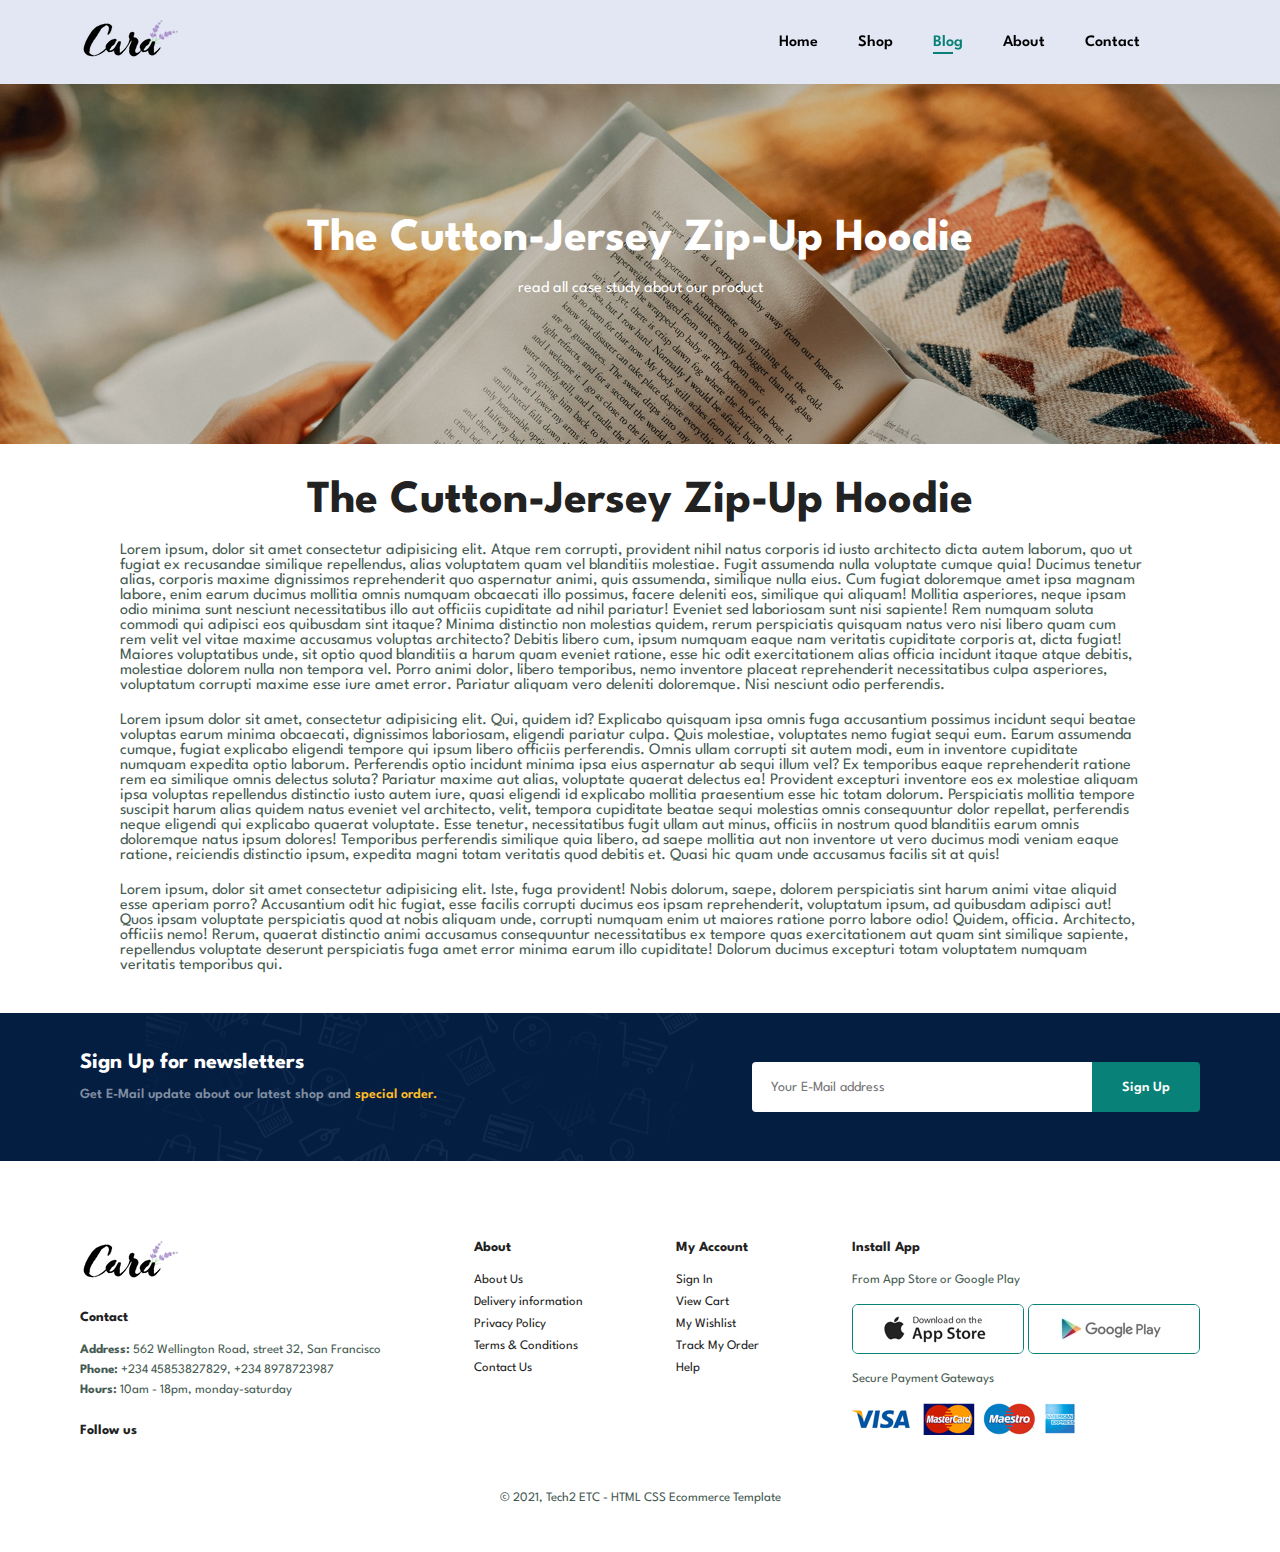
<file: contread.html>
<!DOCTYPE html>
<html lang="en">
<head>
    <meta charset="UTF-8">
    <meta http-equiv="X-UA-Compatible" content="IE=edge">
    <meta name="viewport" content="width=device-width, initial-scale=1.0">
    <link rel="stylesheet" href="https://cdnjs.cloudflare.com/ajax/libs/font-awesome/6.4.2/css/all.min.css" integrity="sha512-z3gLpd7yknf1YoNbCzqRKc4qyor8gaKU1qmn+CShxbuBusANI9QpRohGBreCFkKxLhei6S9CQXFEbbKuqLg0DA==" crossorigin="anonymous" referrerpolicy="no-referrer" />
   <link rel="stylesheet" href="styles.css">
    <title>E-commerce website</title>
</head>
<body>
    <!-- section for navbar -->
    <section id="header">
        <a href="#"><img src="./img/logo.png" class="logo" alt="cara logo"></a>

        <div class="">
            <ul id="navbar">
                <li><a  href="index.html">Home</a></li>
                <li><a href="shop.html">Shop</a></li>
                <li><a class="active" href="blog.html">Blog</a></li>
                <li><a href="about.html">About</a></li>
                <li><a href="contact.html">Contact</a></li>
                <li><a href="cart.html" id="lg-bag"><i class="fas fa-bag-shopping"></i></a></li>
                <a href="#" id="close"><i class="fas fa-xmark"></i></a>
            </ul>
        </div>
        <div id="mobile">
            <a href="cart.html"><i class="fas fa-bag-shopping"></i></a>
            <i id="bar" class="fas fa-bars "></i>
        </div>
    </section>


    <!-- section for blog header -->
    <section id="shop-header" class="zipup-header">
        <h2>The Cutton-Jersey Zip-Up Hoodie</h2>
        <p>read all case study about our product</p>
    </section>


    <section id="zipup-details">
        <h2>The Cutton-Jersey Zip-Up Hoodie</h2>
        <p>Lorem ipsum, dolor sit amet consectetur adipisicing elit. Atque rem corrupti, provident nihil natus corporis id iusto architecto dicta autem laborum, quo ut fugiat ex recusandae similique repellendus, alias voluptatem quam vel blanditiis molestiae. Fugit assumenda nulla voluptate cumque quia! Ducimus tenetur alias, corporis maxime dignissimos reprehenderit quo aspernatur animi, quis assumenda, similique nulla eius. Cum fugiat doloremque amet ipsa magnam labore, enim earum ducimus mollitia omnis numquam obcaecati illo possimus, facere deleniti eos, similique qui aliquam! Mollitia asperiores, neque ipsam odio minima sunt nesciunt necessitatibus illo aut officiis cupiditate ad nihil pariatur! Eveniet sed laboriosam sunt nisi sapiente! Rem numquam soluta commodi qui adipisci eos quibusdam sint itaque? Minima distinctio non molestias quidem, rerum perspiciatis quisquam natus vero nisi libero quam cum rem velit vel vitae maxime accusamus voluptas architecto? Debitis libero cum, ipsum numquam eaque nam veritatis cupiditate corporis at, dicta fugiat! Maiores voluptatibus unde, sit optio quod blanditiis a harum quam eveniet ratione, esse hic odit exercitationem alias officia incidunt itaque atque debitis, molestiae dolorem nulla non tempora vel. Porro animi dolor, libero temporibus, nemo inventore placeat reprehenderit necessitatibus culpa asperiores, voluptatum corrupti maxime esse iure amet error. Pariatur aliquam vero deleniti doloremque. Nisi nesciunt odio perferendis.</p>
        <p>Lorem ipsum dolor sit amet, consectetur adipisicing elit. Qui, quidem id? Explicabo quisquam ipsa omnis fuga accusantium possimus incidunt sequi beatae voluptas earum minima obcaecati, dignissimos laboriosam, eligendi pariatur culpa. Quis molestiae, voluptates nemo fugiat sequi eum. Earum assumenda cumque, fugiat explicabo eligendi tempore qui ipsum libero officiis perferendis. Omnis ullam corrupti sit autem modi, eum in inventore cupiditate numquam expedita optio laborum. Perferendis optio incidunt minima ipsa eius aspernatur ab sequi illum vel? Ex temporibus eaque reprehenderit ratione rem ea similique omnis delectus soluta? Pariatur maxime aut alias, voluptate quaerat delectus ea! Provident excepturi inventore eos ex molestiae aliquam ipsa voluptas repellendus distinctio iusto autem iure, quasi eligendi id explicabo mollitia praesentium esse hic totam dolorum. Perspiciatis mollitia tempore suscipit harum alias quidem natus eveniet vel architecto, velit, tempora cupiditate beatae sequi molestias omnis consequuntur dolor repellat, perferendis neque eligendi qui explicabo quaerat voluptate. Esse tenetur, necessitatibus fugit ullam aut minus, officiis in nostrum quod blanditiis earum omnis doloremque natus ipsum dolores! Temporibus perferendis similique quia libero, ad saepe mollitia aut non inventore ut vero ducimus modi veniam eaque ratione, reiciendis distinctio ipsum, expedita magni totam veritatis quod debitis et. Quasi hic quam unde accusamus facilis sit at quis!</p>
        <p>Lorem ipsum, dolor sit amet consectetur adipisicing elit. Iste, fuga provident! Nobis dolorum, saepe, dolorem perspiciatis sint harum animi vitae aliquid esse aperiam porro? Accusantium odit hic fugiat, esse facilis corrupti ducimus eos ipsam reprehenderit, voluptatum ipsum, ad quibusdam adipisci aut! Quos ipsam voluptate perspiciatis quod at nobis aliquam unde, corrupti numquam enim ut maiores ratione porro labore odio! Quidem, officia. Architecto, officiis nemo! Rerum, quaerat distinctio animi accusamus consequuntur necessitatibus ex tempore quas exercitationem aut quam sint similique sapiente, repellendus voluptate deserunt perspiciatis fuga amet error minima earum illo cupiditate! Dolorum ducimus excepturi totam voluptatem numquam veritatis temporibus qui.</p>
    </section>


    <!-- news letter section -->
    <section id="newsletter"  class="section-p1 section-m1">
        <div class="newstext">
            <h4>Sign Up for newsletters</h4>
            <p>Get E-Mail update about our latest shop and <span>special order.</span></p>
        </div>
        <div class="form">
            <input type="text" placeholder="Your E-Mail address">
            <button class="normal">Sign Up</button>
        </div>
    </section>


    <!-- footer -->
    <footer class="section-p1">
        <div class="col">
            <img class="logo" src="./img/logo.png" alt="">
            <h4>Contact</h4>
            <p><strong>Address: </strong> 562 Wellington Road, street 32, San Francisco</p>
            <p><strong>Phone: </strong> +234 45853827829, +234 8978723987 </p>
            <p><strong>Hours: </strong>10am - 18pm, monday-saturday</p>
            <div class="follow">
                <h4>Follow us</h4>
                <div class="icon">
                    <i class="fab fa-facebook-f"></i>
                    <i class="fab fa-twitter"></i>
                    <i class="fab fa-instagram"></i>
                    <i class="fab fa-pinterest"></i>
                    <i class="fab fa-youtube"></i>
                </div>
            </div>
        </div>

        <div class="col">
            <h4>About</h4>
            <a href="#about.html"  onclick="window.location.href='about.html'">About Us</a>
            <a href="#">Delivery information</a>
            <a href="#">Privacy Policy</a>
            <a href="#">Terms & Conditions</a>
            <a href="#contact.html"  onclick="window.location.href='contact.html'">Contact Us</a>
        </div>

        <div class="col">
            <h4>My Account</h4>
            <a href="#">Sign In</a>
            <a href="#cart.html"  onclick="window.location.href='cart.html'">View Cart</a>
            <a href="#">My Wishlist</a>
            <a href="#">Track My Order</a>
            <a href="#">Help</a>
        </div>

        <div class="col install">
            <h4>Install App</h4>
            <p>From App Store or Google Play</p>
            <div class="row">
                <img src="./img/pay/app.jpg" alt="">
                <img src="./img/pay/play.jpg" alt="">
            </div>
            <p>Secure Payment Gateways</p>
                <img src="./img/pay/pay.png" alt="">
        </div>

        <div class="copyright">
            <p>&copy; 2021, Tech2 ETC - HTML CSS Ecommerce Template</p>
        </div>
    </footer>


    <script src="./js/app.js"></script>
</body>
</html>
</file>
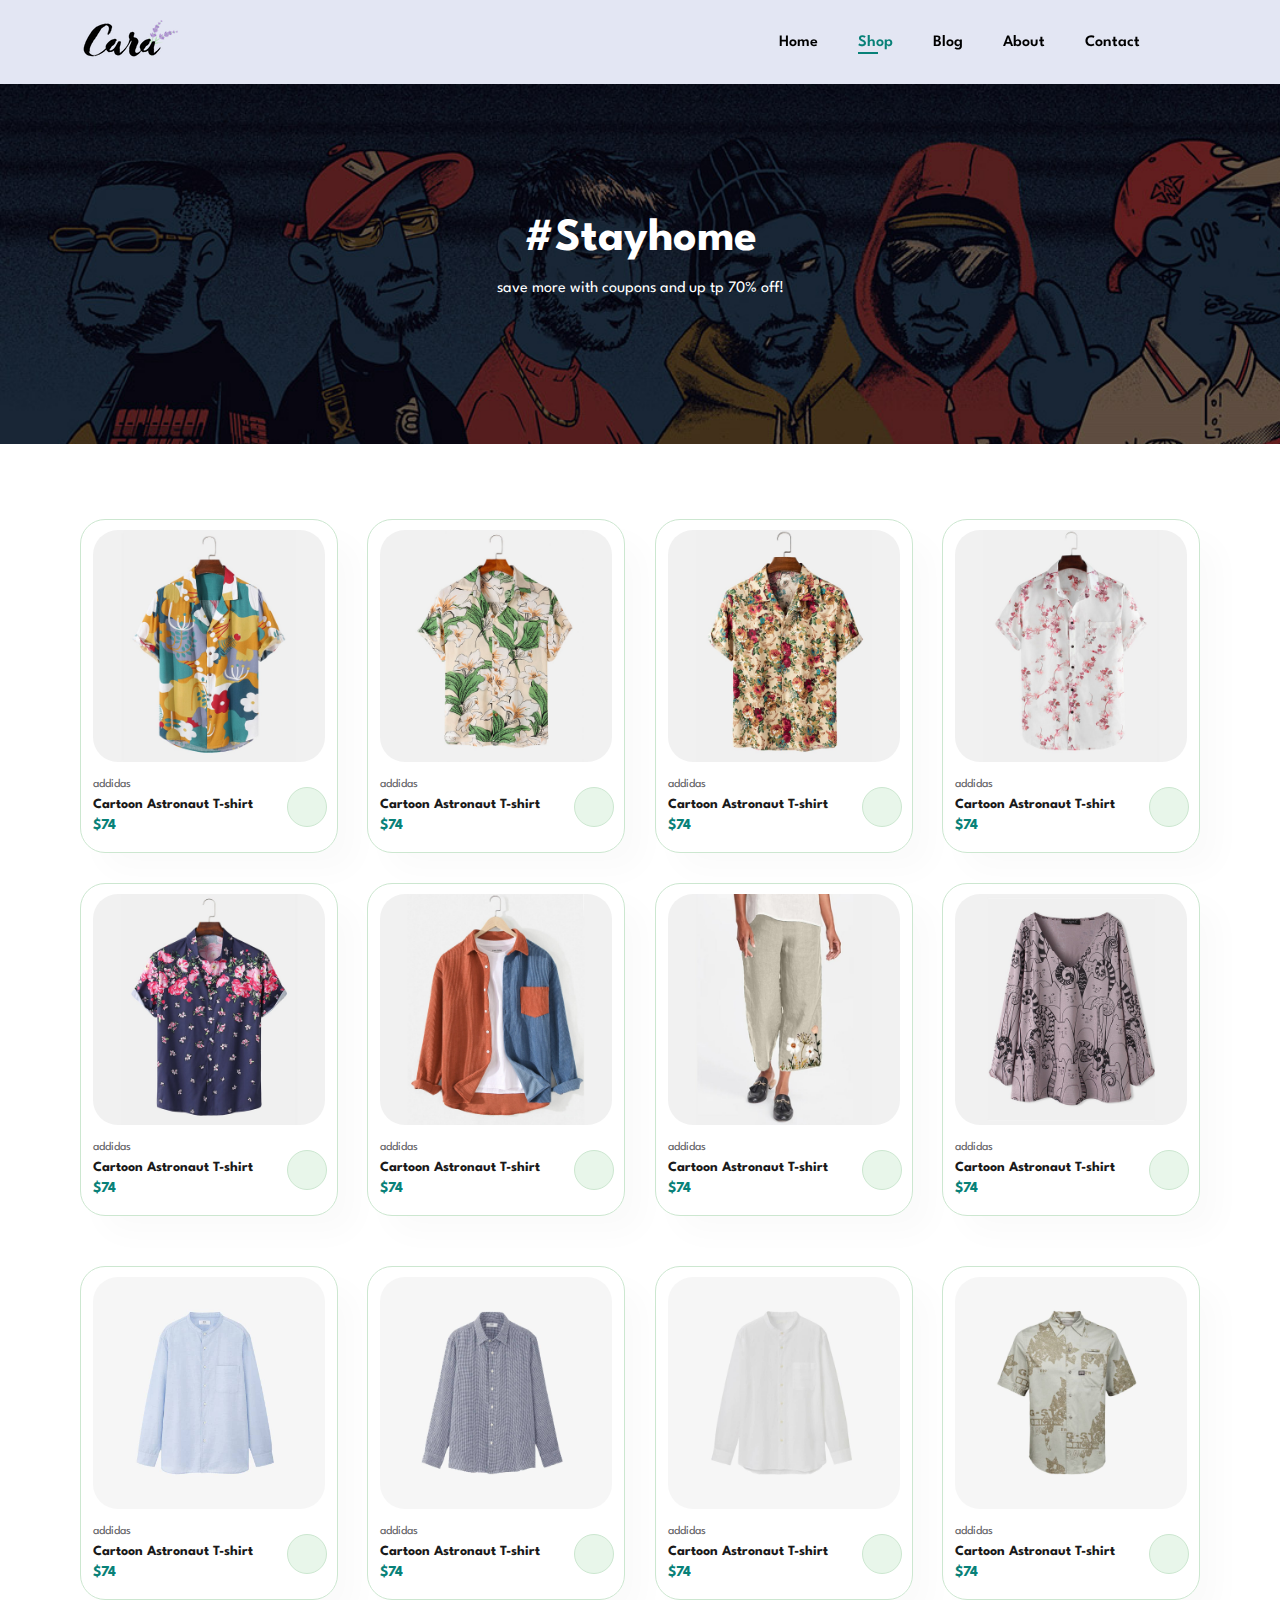
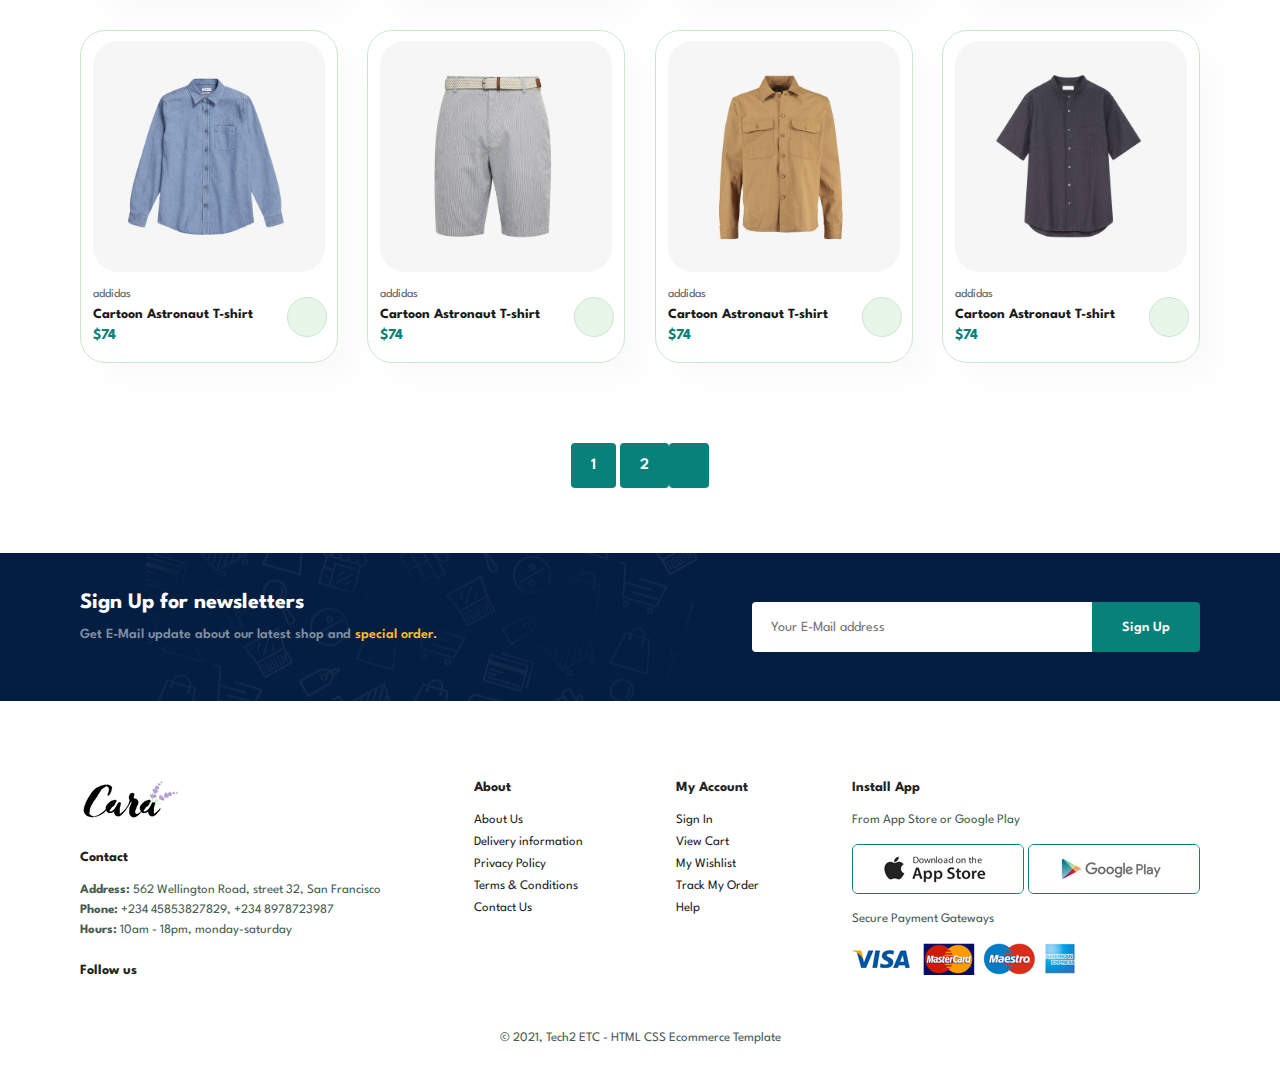
<file: shop.html>
<!DOCTYPE html>
<html lang="en">
<head>
    <meta charset="UTF-8">
    <meta http-equiv="X-UA-Compatible" content="IE=edge">
    <meta name="viewport" content="width=device-width, initial-scale=1.0">
    <link rel="stylesheet" href="https://cdnjs.cloudflare.com/ajax/libs/font-awesome/6.4.2/css/all.min.css" integrity="sha512-z3gLpd7yknf1YoNbCzqRKc4qyor8gaKU1qmn+CShxbuBusANI9QpRohGBreCFkKxLhei6S9CQXFEbbKuqLg0DA==" crossorigin="anonymous" referrerpolicy="no-referrer" />
   <link rel="stylesheet" href="styles.css">
    <title>E-commerce website</title>
</head>
<body>
    <!-- section for navbar -->
    <section id="header">
        <a href="#"><img src="./img/logo.png" class="logo" alt="cara logo"></a>

        <div class="">
            <ul id="navbar">
                <li><a  href="index.html">Home</a></li>
                <li><a class="active" href="shop.html">Shop</a></li>
                <li><a href="blog.html">Blog</a></li>
                <li><a href="about.html">About</a></li>
                <li><a href="contact.html">Contact</a></li>
                <li><a href="cart.html" id="lg-bag"><i class="fas fa-bag-shopping"></i></a></li>
                <a href="#" id="close"><i class="fas fa-xmark"></i></a>
            </ul>
        </div>
        <div id="mobile">
            <a href="cart.html"><i class="fas fa-bag-shopping"></i></a>
            <i id="bar" class="fas fa-bars "></i>
        </div>
    </section>


    <!-- section for the shop header/background image -->
    <section id="shop-header">
        <h2>#Stayhome</h2>
        <p>save more with coupons and up tp 70% off!</p>
    </section>


    <!-- section for the products -->
    <section id="product1" class="section-p1">
        <div class="pro-container">
            <div class="pro" loading="lazy" onclick="window.location.href='sproduct.html'">
                <img src="./img/products/f1.jpg" loading="lazy" alt="">
                <div class="descrip">
                    <span>addidas</span>
                    <h5>Cartoon Astronaut T-shirt</h5>
                    <div class="star">
                        <i class="fas fa-star"></i>
                        <i class="fas fa-star"></i>
                        <i class="fas fa-star"></i>
                        <i class="fas fa-star"></i>
                        <i class="fas fa-star"></i>
                    </div>
                        <h4>$74</h4>
                </div>
                <a href="#" class="cart"><i class="fas fa-shopping-cart"></i></a>
            </div>

            <div class="pro" onclick="window.location.href='sproduct.html'">
                <img src="./img/products/f2.jpg" loading="lazy"alt="">
                <div class="descrip">
                    <span>addidas</span>
                    <h5>Cartoon Astronaut T-shirt</h5>
                    <div class="star">
                        <i class="fas fa-star"></i>
                        <i class="fas fa-star"></i>
                        <i class="fas fa-star"></i>
                        <i class="fas fa-star"></i>
                        <i class="fas fa-star"></i>
                    </div>
                        <h4>$74</h4>
                </div>
                <a href="#" class="cart"><i class="fas fa-shopping-cart"></i></a>
            </div>
            <div class="pro" onclick="window.location.href='sproduct.html'">
                <img src="./img/products/f3.jpg" loading="lazy" alt="">
                <div class="descrip">
                    <span>addidas</span>
                    <h5>Cartoon Astronaut T-shirt</h5>
                    <div class="star">
                        <i class="fas fa-star"></i>
                        <i class="fas fa-star"></i>
                        <i class="fas fa-star"></i>
                        <i class="fas fa-star"></i>
                        <i class="fas fa-star"></i>
                    </div>
                        <h4>$74</h4>
                </div>
                <a href="#" class="cart"><i class="fas fa-shopping-cart"></i></a>
            </div>
            <div class="pro" onclick="window.location.href='sproduct.html'">
                <img src="./img/products/f4.jpg" loading="lazy" alt="">
                <div class="descrip">
                    <span>addidas</span>
                    <h5>Cartoon Astronaut T-shirt</h5>
                    <div class="star">
                        <i class="fas fa-star"></i>
                        <i class="fas fa-star"></i>
                        <i class="fas fa-star"></i>
                        <i class="fas fa-star"></i>
                        <i class="fas fa-star"></i>
                    </div>
                        <h4>$74</h4>
                </div>
                <a href="#" class="cart"><i class="fas fa-shopping-cart"></i></a>
            </div>
            <div class="pro" onclick="window.location.href='sproduct.html'">
                <img src="./img/products/f5.jpg" loading="lazy" alt="">
                <div class="descrip">
                    <span>addidas</span>
                    <h5>Cartoon Astronaut T-shirt</h5>
                    <div class="star">
                        <i class="fas fa-star"></i>
                        <i class="fas fa-star"></i>
                        <i class="fas fa-star"></i>
                        <i class="fas fa-star"></i>
                        <i class="fas fa-star"></i>
                    </div>
                        <h4>$74</h4>
                </div>
                <a href="#" class="cart"><i class="fas fa-shopping-cart"></i></a>
            </div>
            <div class="pro" onclick="window.location.href='sproduct.html'">
                <img src="./img/products/f6.jpg" loading="lazy" alt="">
                <div class="descrip">
                    <span>addidas</span>
                    <h5>Cartoon Astronaut T-shirt</h5>
                    <div class="star">
                        <i class="fas fa-star"></i>
                        <i class="fas fa-star"></i>
                        <i class="fas fa-star"></i>
                        <i class="fas fa-star"></i>
                        <i class="fas fa-star"></i>
                    </div>
                        <h4>$74</h4>
                </div>
                <a href="#" class="cart"><i class="fas fa-shopping-cart"></i></a>
            </div>
            <div class="pro" onclick="window.location.href='sproduct.html'">
                <img src="./img/products/f7.jpg" loading="lazy" alt="">
                <div class="descrip">
                    <span>addidas</span>
                    <h5>Cartoon Astronaut T-shirt</h5>
                    <div class="star">
                        <i class="fas fa-star"></i>
                        <i class="fas fa-star"></i>
                        <i class="fas fa-star"></i>
                        <i class="fas fa-star"></i>
                        <i class="fas fa-star"></i>
                    </div>
                        <h4>$74</h4>
                </div>
                <a href="#" class="cart"><i class="fas fa-shopping-cart"></i></a>
            </div>            
            <div class="pro" onclick="window.location.href='sproduct.html'">
                <img src="./img/products/f8.jpg" loading="lazy" alt="">
                <div class="descrip">
                    <span>addidas</span>
                    <h5>Cartoon Astronaut T-shirt</h5>
                    <div class="star">
                        <i class="fas fa-star"></i>
                        <i class="fas fa-star"></i>
                        <i class="fas fa-star"></i>
                        <i class="fas fa-star"></i>
                        <i class="fas fa-star"></i>
                    </div>
                        <h4>$74</h4>
                </div>
                <a href="#" class="cart"><i class="fas fa-shopping-cart"></i></a>
            </div>            
       
        <div class="pro-container" onclick="window.location.href='sproduct.html'">
            <div class="pro">
                <img src="./img/products/n1.jpg" loading="lazy" alt="">
                <div class="descrip">
                    <span>addidas</span>
                    <h5>Cartoon Astronaut T-shirt</h5>
                    <div class="star">
                        <i class="fas fa-star"></i>
                        <i class="fas fa-star"></i>
                        <i class="fas fa-star"></i>
                        <i class="fas fa-star"></i>
                        <i class="fas fa-star"></i>
                    </div>
                        <h4>$74</h4>
                </div>
                <a href="#" class="cart"><i class="fas fa-shopping-cart"></i></a>
            </div>
            <div class="pro" onclick="window.location.href='sproduct.html'">
                <img src="./img/products/n2.jpg" loading="lazy" alt="">
                <div class="descrip">
                    <span>addidas</span>
                    <h5>Cartoon Astronaut T-shirt</h5>
                    <div class="star">
                        <i class="fas fa-star"></i>
                        <i class="fas fa-star"></i>
                        <i class="fas fa-star"></i>
                        <i class="fas fa-star"></i>
                        <i class="fas fa-star"></i>
                    </div>
                        <h4>$74</h4>
                </div>
                <a href="#" class="cart"><i class="fas fa-shopping-cart"></i></a>
            </div>
            <div class="pro" onclick="window.location.href='sproduct.html'">
                <img src="./img/products/n3.jpg" loading="lazy" alt="">
                <div class="descrip">
                    <span>addidas</span>
                    <h5>Cartoon Astronaut T-shirt</h5>
                    <div class="star">
                        <i class="fas fa-star"></i>
                        <i class="fas fa-star"></i>
                        <i class="fas fa-star"></i>
                        <i class="fas fa-star"></i>
                        <i class="fas fa-star"></i>
                    </div>
                        <h4>$74</h4>
                </div>
                <a href="#" class="cart"><i class="fas fa-shopping-cart"></i></a>
            </div>
            <div class="pro" onclick="window.location.href='sproduct.html'">
                <img src="./img/products/n4.jpg" loading="lazy" alt="">
                <div class="descrip">
                    <span>addidas</span>
                    <h5>Cartoon Astronaut T-shirt</h5>
                    <div class="star">
                        <i class="fas fa-star"></i>
                        <i class="fas fa-star"></i>
                        <i class="fas fa-star"></i>
                        <i class="fas fa-star"></i>
                        <i class="fas fa-star"></i>
                    </div>
                        <h4>$74</h4>
                </div>
                <a href="#" class="cart"><i class="fas fa-shopping-cart"></i></a>
            </div>
            <div class="pro" onclick="window.location.href='sproduct.html'">
                <img src="./img/products/n5.jpg" loading="lazy" alt="">
                <div class="descrip">
                    <span>addidas</span>
                    <h5>Cartoon Astronaut T-shirt</h5>
                    <div class="star">
                        <i class="fas fa-star"></i>
                        <i class="fas fa-star"></i>
                        <i class="fas fa-star"></i>
                        <i class="fas fa-star"></i>
                        <i class="fas fa-star"></i>
                    </div>
                        <h4>$74</h4>
                </div>
                <a href="#" class="cart"><i class="fas fa-shopping-cart"></i></a>
            </div>
            <div class="pro" onclick="window.location.href='sproduct.html'">
                <img src="./img/products/n6.jpg" loading="lazy" alt="">
                <div class="descrip">
                    <span>addidas</span>
                    <h5>Cartoon Astronaut T-shirt</h5>
                    <div class="star">
                        <i class="fas fa-star"></i>
                        <i class="fas fa-star"></i>
                        <i class="fas fa-star"></i>
                        <i class="fas fa-star"></i>
                        <i class="fas fa-star"></i>
                    </div>
                        <h4>$74</h4>
                </div>
                <a href="#" class="cart"><i class="fas fa-shopping-cart"></i></a>
            </div>
            <div class="pro" onclick="window.location.href='sproduct.html'">
                <img src="./img/products/n7.jpg" loading="lazy" alt="">
                <div class="descrip">
                    <span>addidas</span>
                    <h5>Cartoon Astronaut T-shirt</h5>
                    <div class="star">
                        <i class="fas fa-star"></i>
                        <i class="fas fa-star"></i>
                        <i class="fas fa-star"></i>
                        <i class="fas fa-star"></i>
                        <i class="fas fa-star"></i>
                    </div>
                        <h4>$74</h4>
                </div>
                <a href="#" class="cart"><i class="fas fa-shopping-cart"></i></a>
            </div>           
            <div class="pro" onclick="window.location.href='sproduct.html'">
                <img src="./img/products/n8.jpg" loading="lazy" alt="">
                <div class="descrip">
                    <span>addidas</span>
                    <h5>Cartoon Astronaut T-shirt</h5>
                    <div class="star">
                        <i class="fas fa-star"></i>
                        <i class="fas fa-star"></i>
                        <i class="fas fa-star"></i>
                        <i class="fas fa-star"></i>
                        <i class="fas fa-star"></i>
                    </div>
                        <h4>$74</h4>
                </div>
                <a href="#" class="cart"><i class="fas fa-shopping-cart"></i></a>
            </div>           
        </div>
    </section>


    <section id="pagination" class="section-p1">
        <a href="#">1</a>
        <a href="#">2</a>
        <a href="#"><i class="fas fa-arrow-right"></i> </a>
    </section>

    <!-- news letter section -->
    <section id="newsletter"  class="section-p1 section-m1">
        <div class="newstext">
            <h4>Sign Up for newsletters</h4>
            <p>Get E-Mail update about our latest shop and <span>special order.</span></p>
        </div>
        <div class="form">
            <input type="text" placeholder="Your E-Mail address">
            <button class="normal">Sign Up</button>
        </div>
    </section>


    <!-- footer -->
    <footer class="section-p1">
        <div class="col">
            <img class="logo" src="./img/logo.png" alt="">
            <h4>Contact</h4>
            <p><strong>Address: </strong> 562 Wellington Road, street 32, San Francisco</p>
            <p><strong>Phone: </strong> +234 45853827829, +234 8978723987 </p>
            <p><strong>Hours: </strong>10am - 18pm, monday-saturday</p>
            <div class="follow">
                <h4>Follow us</h4>
                <div class="icon">
                    <i class="fab fa-facebook-f"></i>
                    <i class="fab fa-twitter"></i>
                    <i class="fab fa-instagram"></i>
                    <i class="fab fa-pinterest"></i>
                    <i class="fab fa-youtube"></i>
                </div>
            </div>
        </div>

        <div class="col">
            <h4>About</h4>
            <a href="#about.html"  onclick="window.location.href='about.html'">About Us</a>
            <a href="#">Delivery information</a>
            <a href="#">Privacy Policy</a>
            <a href="#">Terms & Conditions</a>
            <a href="#contact.html"  onclick="window.location.href='contact.html'">Contact Us</a>
        </div>

        <div class="col">
            <h4>My Account</h4>
            <a href="#">Sign In</a>
            <a href="#cart.html"  onclick="window.location.href='cart.html'">View Cart</a>
            <a href="#">My Wishlist</a>
            <a href="#">Track My Order</a>
            <a href="#">Help</a>
        </div>

        <div class="col install">
            <h4>Install App</h4>
            <p>From App Store or Google Play</p>
            <div class="row">
                <img src="./img/pay/app.jpg" alt="">
                <img src="./img/pay/play.jpg" alt="">
            </div>
            <p>Secure Payment Gateways</p>
                <img src="./img/pay/pay.png" alt="">
        </div>

        <div class="copyright">
            <p>&copy; 2021, Tech2 ETC - HTML CSS Ecommerce Template</p>
        </div>
    </footer>


    <script src="./js/app.js"></script>
</body>
</html>
</file>
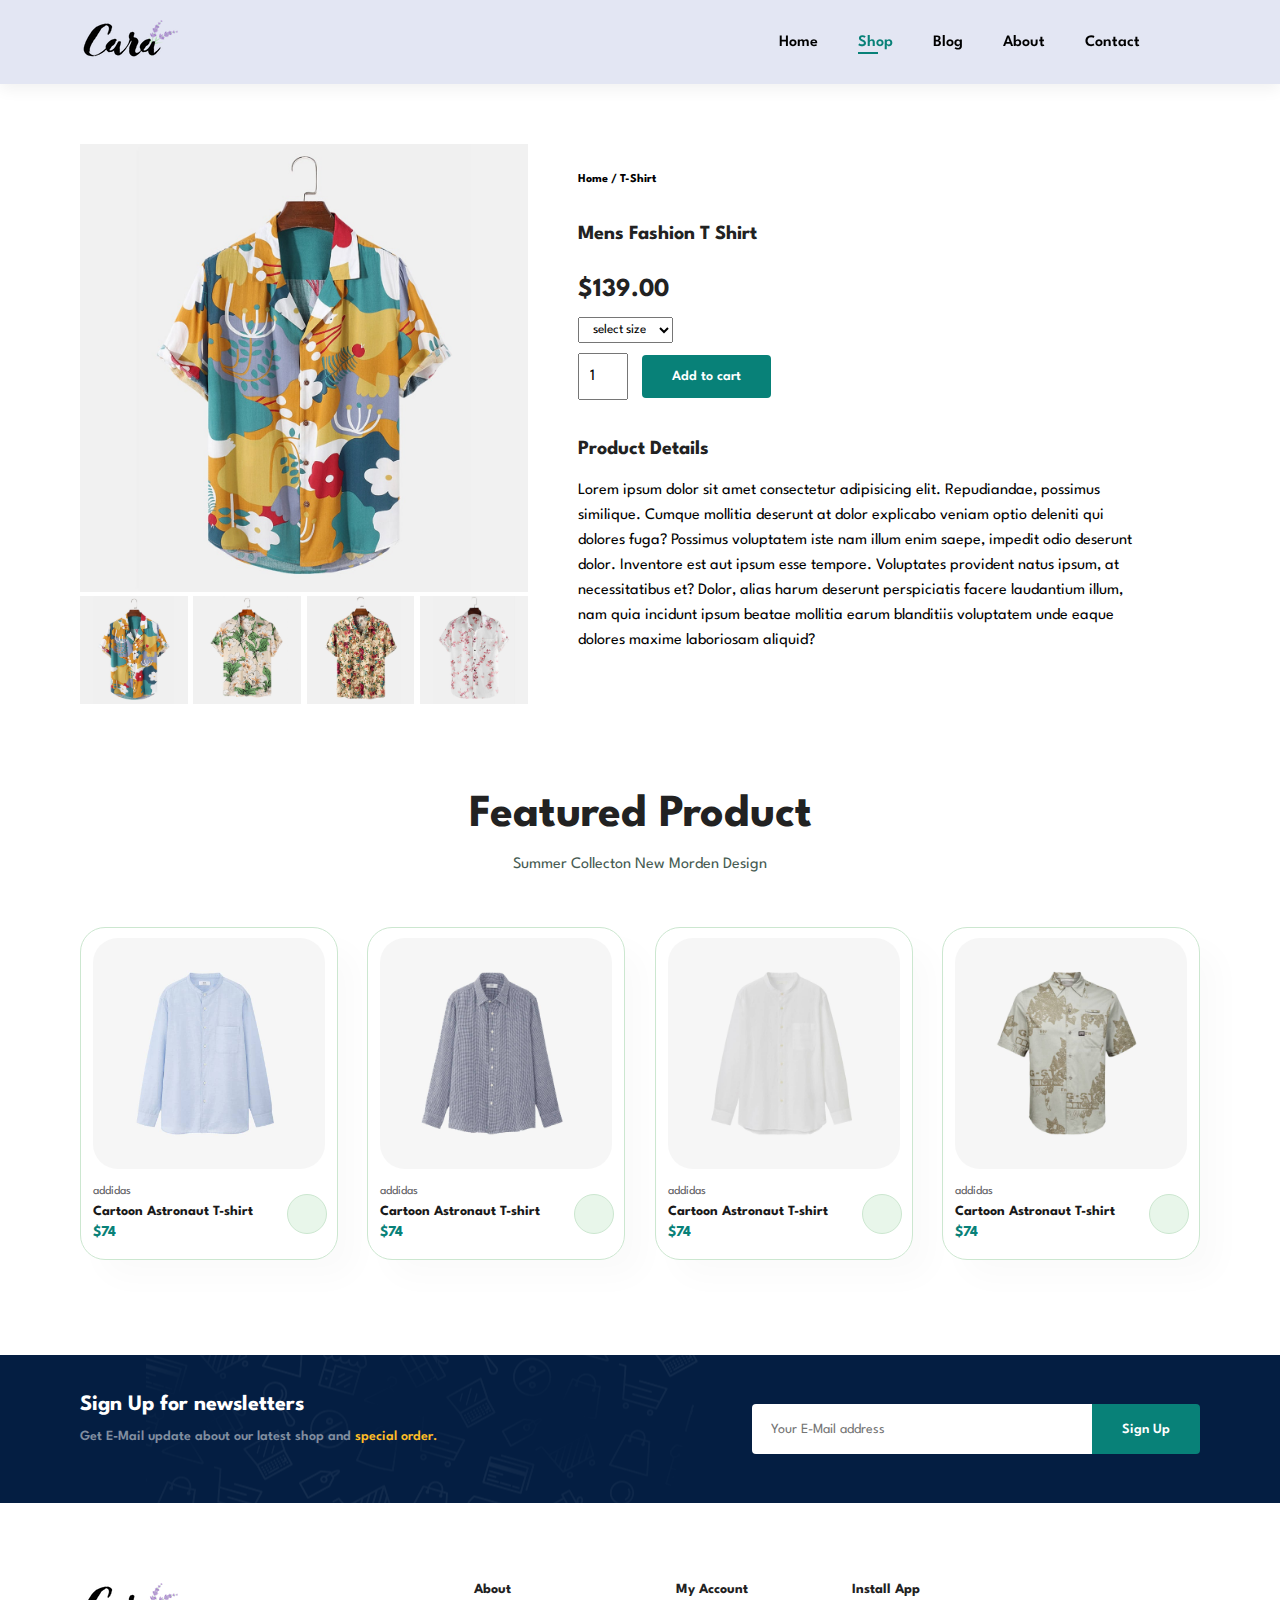
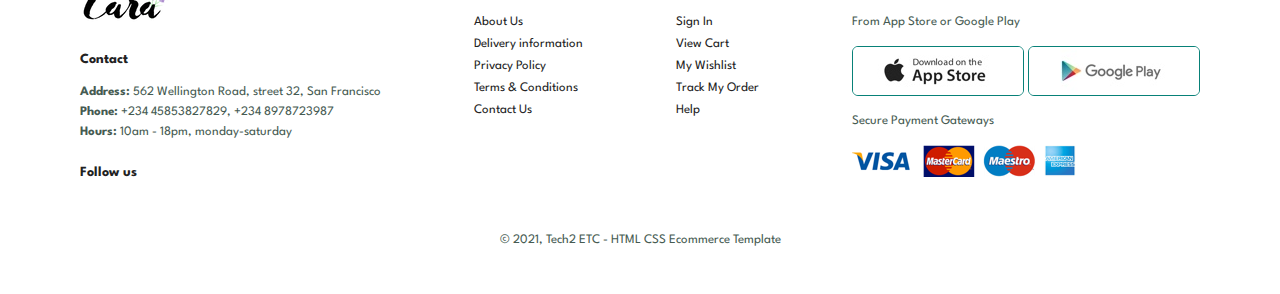
<file: sproduct.html>
<!DOCTYPE html>
<html lang="en">
<head>
    <meta charset="UTF-8">
    <meta http-equiv="X-UA-Compatible" content="IE=edge">
    <meta name="viewport" content="width=device-width, initial-scale=1.0">
    <link rel="stylesheet" href="https://cdnjs.cloudflare.com/ajax/libs/font-awesome/6.4.2/css/all.min.css" integrity="sha512-z3gLpd7yknf1YoNbCzqRKc4qyor8gaKU1qmn+CShxbuBusANI9QpRohGBreCFkKxLhei6S9CQXFEbbKuqLg0DA==" crossorigin="anonymous" referrerpolicy="no-referrer" />
   <link rel="stylesheet" href="styles.css">
    <title>E-commerce website</title>
</head>
<body>
    <!-- section for navbar -->
    <section id="header">
        <a href="#"><img src="./img/logo.png" class="logo" alt="cara logo"></a>

        <div class="">
            <ul id="navbar">
                <li><a  href="index.html">Home</a></li>
                <li><a class="active" href="shop.html">Shop</a></li>
                <li><a href="blog.html">Blog</a></li>
                <li><a href="about.html">About</a></li>
                <li><a href="contact.html">Contact</a></li>
                <li><a href="cart.html" id="lg-bag"><i class="fas fa-bag-shopping"></i></a></li>
                <a href="#" id="close"><i class="fas fa-xmark"></i></a>
            </ul>
        </div>
        <div id="mobile">
            <a href="cart.html"><i class="fas fa-bag-shopping"></i></a>
            <i id="bar" class="fas fa-bars "></i>
        </div>
    </section>


    <section id="pro-details" class="section-p1">
        <div class="single-pro-img">
           <img src="./img/products/f1.jpg" id="main-img" width="100%" alt="">
           
           <div class="small-img-group">
            <div class="smll-img-col">
                <img src="./img/products/f1.jpg" width="100%" class="small-img" alt="">
            </div>
            <div class="smll-img-col">
                <img src="./img/products/f2.jpg" width="100%" class="small-img" alt="">
            </div>
            <div class="smll-img-col">
                <img src="./img/products/f3.jpg" width="100%" class="small-img" alt="">
            </div>
            <div class="smll-img-col">
                <img src="./img/products/f4.jpg" width="100%" class="small-img" alt="">
            </div>
           </div>
        </div>

        <div class="single-pro-details">
            <h6>Home / T-Shirt</h6>
            <h4>Mens Fashion T Shirt</h4>
            <h2>$139.00</h2>
            <select>
                <option value="">select size</option>
                <option value="">XL</option>
                <option value="">XXL</option>
                <option value="">Large</option>
                <option value="">Small</option>
                <option value="">XS</option>
            </select>
            <input type="number" value="1">
            <button class="normal"  onclick="window.location.href='cart.html'">Add to cart</button>
            <h4>Product Details</h4>
            <span>Lorem ipsum dolor sit amet consectetur adipisicing elit. Repudiandae, possimus similique. Cumque mollitia deserunt at dolor explicabo veniam optio deleniti qui dolores fuga? Possimus voluptatem iste nam illum enim saepe, impedit odio deserunt dolor. Inventore est aut ipsum esse tempore. Voluptates provident natus ipsum, at necessitatibus et? Dolor, alias harum deserunt perspiciatis facere laudantium illum, nam quia incidunt ipsum beatae mollitia earum blanditiis voluptatem unde eaque dolores maxime laboriosam aliquid?</span>
        </div>
    </section>


    <section id="product1" class="section-p1">
        <h2>Featured Product</h2>
        <p>Summer Collecton New Morden Design</p> 
        <div class="pro-container">
            <div class="pro">
                <img src="./img/products/n1.jpg" alt="">
                <div class="descrip">
                    <span>addidas</span>
                    <h5>Cartoon Astronaut T-shirt</h5>
                    <div class="star">
                        <i class="fas fa-star"></i>
                        <i class="fas fa-star"></i>
                        <i class="fas fa-star"></i>
                        <i class="fas fa-star"></i>
                        <i class="fas fa-star"></i>
                    </div>
                        <h4>$74</h4>
                </div>
                <a href="#" class="cart"><i class="fas fa-shopping-cart"></i></a>
            </div>
            <div class="pro">
                <img src="./img/products/n2.jpg" alt="">
                <div class="descrip">
                    <span>addidas</span>
                    <h5>Cartoon Astronaut T-shirt</h5>
                    <div class="star">
                        <i class="fas fa-star"></i>
                        <i class="fas fa-star"></i>
                        <i class="fas fa-star"></i>
                        <i class="fas fa-star"></i>
                        <i class="fas fa-star"></i>
                    </div>
                        <h4>$74</h4>
                </div>
                <a href="#" class="cart"><i class="fas fa-shopping-cart"></i></a>
            </div>
            <div class="pro">
                <img src="./img/products/n3.jpg" alt="">
                <div class="descrip">
                    <span>addidas</span>
                    <h5>Cartoon Astronaut T-shirt</h5>
                    <div class="star">
                        <i class="fas fa-star"></i>
                        <i class="fas fa-star"></i>
                        <i class="fas fa-star"></i>
                        <i class="fas fa-star"></i>
                        <i class="fas fa-star"></i>
                    </div>
                        <h4>$74</h4>
                </div>
                <a href="#" class="cart"><i class="fas fa-shopping-cart"></i></a>
            </div>
            <div class="pro">
                <img src="./img/products/n4.jpg" alt="">
                <div class="descrip">
                    <span>addidas</span>
                    <h5>Cartoon Astronaut T-shirt</h5>
                    <div class="star">
                        <i class="fas fa-star"></i>
                        <i class="fas fa-star"></i>
                        <i class="fas fa-star"></i>
                        <i class="fas fa-star"></i>
                        <i class="fas fa-star"></i>
                    </div>
                        <h4>$74</h4>
                </div>
                <a href="#" class="cart"><i class="fas fa-shopping-cart"></i></a>
            </div>
        </div>
    </section>

    <!-- news letter section -->
    <section id="newsletter"  class="section-p1 section-m1">
        <div class="newstext">
            <h4>Sign Up for newsletters</h4>
            <p>Get E-Mail update about our latest shop and <span>special order.</span></p>
        </div>
        <div class="form">
            <input type="text" placeholder="Your E-Mail address">
            <button class="normal">Sign Up</button>
        </div>
    </section>


    <!-- footer -->
    <footer class="section-p1">
        <div class="col">
            <img class="logo" src="./img/logo.png" alt="">
            <h4>Contact</h4>
            <p><strong>Address: </strong> 562 Wellington Road, street 32, San Francisco</p>
            <p><strong>Phone: </strong> +234 45853827829, +234 8978723987 </p>
            <p><strong>Hours: </strong>10am - 18pm, monday-saturday</p>
            <div class="follow">
                <h4>Follow us</h4>
                <div class="icon">
                    <i class="fab fa-facebook-f"></i>
                    <i class="fab fa-twitter"></i>
                    <i class="fab fa-instagram"></i>
                    <i class="fab fa-pinterest"></i>
                    <i class="fab fa-youtube"></i>
                </div>
            </div>
        </div>

        <div class="col">
            <h4>About</h4>
            <a href="#about.html"  onclick="window.location.href='about.html'">About Us</a>
            <a href="#">Delivery information</a>
            <a href="#">Privacy Policy</a>
            <a href="#">Terms & Conditions</a>
            <a href="#contact.html"  onclick="window.location.href='contact.html'">Contact Us</a>
        </div>

        <div class="col">
            <h4>My Account</h4>
            <a href="#">Sign In</a>
            <a href="#cart.html"  onclick="window.location.href='about.html'">View Cart</a>
            <a href="#">My Wishlist</a>
            <a href="#">Track My Order</a>
            <a href="#">Help</a>
        </div>

        <div class="col install">
            <h4>Install App</h4>
            <p>From App Store or Google Play</p>
            <div class="row">
                <img src="./img/pay/app.jpg" alt="">
                <img src="./img/pay/play.jpg" alt="">
            </div>
            <p>Secure Payment Gateways</p>
                <img src="./img/pay/pay.png" alt="">
        </div>

        <div class="copyright">
            <p>&copy; 2021, Tech2 ETC - HTML CSS Ecommerce Template</p>
        </div>
    </footer>



    <script src="./js/app.js"></script>
</body>
</html>
</file>
<file: styles.css>
@import url("https://fonts.googleapis.com/css2?family=Spartan:wght@100;200;300;400;500;600;700;800;900&display=swap");
* {
  margin: 0;
  padding: 0;
  box-sizing: border-box;
  font-family: "Spartan", sans-serif;
}

html {
  scroll-behavior: smooth;
}

/* Global Styles */

h1 {
  font-size: 50px;
  line-height: 64px;
  color: #222;
}

h2 {
  font-size: 46px;
  line-height: 54px;
  color: #222;
}

h4 {
  font-size: 20px;
  color: #222;
}

h6 {
  font-weight: 700;
  font-size: 12px;
}

p {
  font-size: 16px;
  color: #465b52;
  margin: 15px 0 20px 0;
}

.section-p1 {
  padding: 40px 80px;
}

.section-m1 {
  margin: 40px 0;
}

button.normal{
    font-size: 14px;
    font-weight: 600;
    padding: 15px 30px;
    color: #000;
    transition: 0.3s ease;
    border: none;
    outline: none;
    background-color: #fff;
    cursor: pointer;
    border-radius:4px ;
}
button.white{
    font-size: 13px;
    font-weight: 600;
    padding: 11px 18px;
    color: #fff;
    transition: 0.3s ease;
    border: 1px solid #fff;
    outline: none;
    background-color: transparent;
    cursor: pointer;
}

body {
  width: 100%;
}

/* section for navbar */
#header{
    display: flex;
    align-items: center;
    justify-content: space-between;
    padding: 20px 80px;
    background-color:#E3E6F3;
    box-shadow: 0 5px 15px rgba(0, 0, 0, 0.06);
    z-index: 999;
    position: sticky;
    top: 0;
    left: 0;
}

#navbar{
    display: flex;
    align-items: center;
    justify-content: center;
}

#navbar li{
    list-style: none;
    padding: 0 20px;
    position: relative;
}

#navbar li a{
    text-decoration: none;
    font-size: 16px;
    font-weight: 600;
    color: black;
    transition: 0.3s ease;
}

#navbar li a:hover,
#navbar li a.active{
    color:#088178;
}

#navbar li a.active::after,
#navbar li a:hover::after{
    content: "";
    width: 20px;
    height: 2px;
    background-color:  #088178;
    position: absolute;
    bottom: -4px;
    left: 20px;
}

#mobile{
    display: none;
    align-items: center;
}
#close{
     display: none;
}

/* section for the preety girl */
#hero{
    background-image: url(./img/hero4.png);
    height: 90vh;
    width: 100%;
    background-size: cover;
    background-position: top 25% right 0;
    padding: 0 80px;
    display: flex;
    flex-direction: column;
    align-items: flex-start;
    justify-content: center;
}
#hero h4{
    padding-bottom: 15px;
}
#hero h1{
    color: #088178;
}

#hero button{
    background-image: url(./img/button.png);
    background-color: transparent;
    color: #088178;
    border: none;
    padding: 14px 80px 14px 65px;
    background-repeat: no-repeat;
    cursor: pointer;
    font-weight: 700;
    font-size: 15px;
}

/* section for features */
#feature{
    display: flex;
    flex-wrap: wrap;
    align-items: center;
    justify-content: space-between;
}

#feature .ft-box{
    width: 180px;
    text-align: center;
    padding: 25px 15px;
    box-shadow: 20px 20px 34px rgba(0, 0, 0, 0.03);
    border: 1px solid #cce7d0;
    border-radius: 4px;
    margin: 15px 0;
}
#feature .ft-box img{
    margin-bottom: 10px;
    width: 100%;
}

#feature .ft-box:hover{
    box-shadow: 10px 10px 54px rgba(70, 62, 221, 0.01);

}

#feature .ft-box h6{
    display: inline-block;
    padding: 9px 8px 6px 8px;
    line-height: 1;
    border-radius: 4x;
    background-color: #fddde4;
    color: #088178;
}

#feature .ft-box:nth-child(2) h6{
    background-color: #cdebbc;
}
#feature .ft-box:nth-child(3) h6{
    background-color: #d1e8f2;
}
#feature .ft-box:nth-child(4) h6{
    background-color: #cdd4f8;
}
#feature .ft-box:nth-child(5) h6{
    background-color: #f6dbf6;
}
#feature .ft-box:nth-child(6) h6{
    background-color: #fff2e5;
}

/* section for the products */
#product1{
    text-align: center;
}

#product1 .pro-container{
    display:flex;
    justify-content: space-between;
    padding-top: 20px;
    flex-wrap: wrap;
} 

#product1 .pro{
    width: 23%;
    min-width:250px;
    padding: 10px 12px;
    border: 1px solid #cce7d0;
    border-radius: 25px;
    cursor: pointer;
    box-shadow: 20px 20px 30px rgba(0, 0, 0, 0.02);
    margin: 15px 0;
    transition: 0.3s ease;
    position: relative;
}
#product1 .pro:hover{
    box-shadow: 20px 20px 30px rgba(0, 0, 0, 0.06);

}

#product1 .pro img{
    width: 100%;
    border-radius: 25px;
}

#product1 .pro .descrip{
    padding: 10px 0 ;
    text-align: start;
}

#product1 .pro .descrip span{
    font-size: 12px;
    color: #606063;
}

#product1 .pro .descrip h5{
    color: #1a1a1a;
    font-size: 14px;
    padding-top: 7px;
}

#product1 .pro .descrip i{
    font-size: 12px;
    color: rgb(243, 181, 25);
}

#product1 .pro .descrip h4{
    font-size: 15px;
    font-weight: 700;
    color: #088178;
    padding-top: 7px;

}

#product1 .pro .cart{
    width: 40px;
    height: 40px;
    line-height: 40px;
    border-radius: 50px;
    font-weight: 500;
    background-color: #e8f6ea;
    color:#088178;
    border: 1px solid #cce7d0;
    position: absolute;
    bottom: 25px;
    right: 10px;
}

/* section for banner */
#banner{
    display: flex;
    flex-direction: column;
    justify-content: center;
    align-items: center;
    text-align: center;
    background-image: url(./img/banner/b2.jpg);
    width: 100%;
    height: 40vh;
    background-size: cover;
    background-position: center;
}

#banner h4{
    color: white;
    font-size: 16px;
}
#banner h2{
    color: white;
    font-size: 30px;
    padding: 10px 0;
}
#banner h2 span{
    color: #ef3636;
    
}

#banner button{
    background-color: #088178;
    color: #fff;
}

#sm-banner{
    display: flex;
    justify-content: space-between;
    flex-wrap: wrap;
}

#sm-banner .banner-box{
    display: flex;
    flex-direction: column;
    justify-content: center;
    align-items: flex-start;
    background-image: url(./img/banner/b17.jpg);
    width: 580px;
    height: 50vh;
    background-size: cover;
    background-position: center;
    padding:  30px;
}
#sm-banner .banner-box2{
    background-image: url(./img/banner/b10.jpg);

}

#sm-banner h4{
    font-size: 24px;
    font-weight: 300;
    color: #fff;
}
#sm-banner h2{
    font-size: 28px;
    font-weight: 800;
    color: #fff;
}
#sm-banner span{
    font-size: 14px;
    font-weight: 500;
    color: #fff;
    padding-bottom: 15px;
}

#sm-banner .banner-box:hover button{
    background-color: #088178;
    border: 1x solid #088178;
}

/* section for 3 col banner */
#banner3 .banner-box{
    display: flex;
    flex-direction: column;
    justify-content: center;
    align-items: flex-start;
    background-image: url(./img/banner/b7.jpg);
    min-width: 30%;
    height: 30vh;
    background-size: cover;
    background-position: center;
    padding:  20px;
    margin-bottom: 20px;
}
#banner3{
    display: flex;
    flex-wrap: wrap;
    justify-content: space-between;
    padding: 0 80px;
}

#banner3 h2{
    font-size: 22px;
    font-weight: 900;
    color: #fff;
}
#banner3 h3{
    font-size: 15px;
    font-weight: 800;
    color: #ec544e;
}
#banner3 .banner-box2{
    background-image: url(./img/banner/b4.jpg);

}
#banner3 .banner-box3{
    background-image: url(./img/banner/b18.jpg);

}

/* newsletter section */
#newsletter{
    display: flex;
    justify-content: space-between;
    flex-wrap: wrap;
    align-items: center;
    background-image: url(./img/banner/b14.png);
    background-repeat: no-repeat;
    background-position: 20% 30%;
    background-color: #041e42;
}

#newsletter h4{
    font-size: 22px;
    font-weight: 700;
    color: #fff;
}

#newsletter p{
    font-size: 14px;
    font-weight: 600;
    color: #818ea0;
}

#newsletter p span{
    color: #ffbd27;
}

#newsletter .form{
    display: flex;
    width: 40%;
}

#newsletter input{
    height: 3.125rem;
    padding: 0 1.25em;
    font-size: 14px;
    width: 100%;
    border: 1px solid transparent;
    border-radius: 4px;
    outline: none;
    border-top-right-radius: 0;
    border-bottom-right-radius: 0;
}
#newsletter button{
    background-color: #088178;
    color: #fff;
    white-space: nowrap;
    border-top-left-radius: 0;
    border-bottom-left-radius: 0;

}

/* footer section */
footer{
    display: flex;
    flex-wrap: wrap;
    justify-content: space-between;
    
}
footer .col{
    display: flex;
    flex-direction: column;
    align-items: flex-start;
    margin-bottom: 20px;
}

footer .logo{
    margin-bottom: 30px;
}
footer h4{
    font-size: 14px;
    padding-bottom: 20px;
}
footer p{
    font-size: 13px;
    margin: 0 0 8px 0;
}
footer a{
    font-size: 13px;
    text-decoration: none;
    color: #222;
    margin-bottom: 10px;
}
footer .follow{
    margin-top: 20px;
}
footer .follow i{
    padding-right: 4px;
    color: #465b52;
    cursor: pointer;
}

footer .install .row img{
    border-radius: 6px;
    border: 1px solid #088178;
}

footer .install img{
    margin: 10px 0 15px 0;
}
footer .follow i:hover,
footer a:hover{
    color: #088178;
}

footer .copyright{
    width: 100%;
    text-align: center;
}

/* shop folder*/
/* shop header */
#shop-header{
    background-image: url(./img/banner/b1.jpg);
    width: 100%;
    height: 40vh;
    background-size: cover;
    display: flex;
    text-align: center;
    justify-content: center;
    flex-direction: column;
    padding: 14px;
}

#shop-header h2,
#shop-header p{
    color: #fff;
}

#pagination{
    text-align: center;
}

#pagination a{
    text-decoration: none;
    padding: 15px 20px;
    border-radius: 4px;
    color: #fff;
    background-color: #088178;
    font-weight: 600;
}
#pagination a i{
    font-weight: 600;
    font-size: 16px;
}

/* sproduct file section */

#pro-details {
    display: flex;
    margin-top: 20px;
}
#pro-details .single-pro-details{
    width: 50%;
    padding-top: 30px;
}

#pro-details .single-pro-details h2{
    font-size: 26px;
}

#pro-details .single-pro-details h4{
    padding: 40px 0 20px 0;
}

#pro-details .single-pro-details select{
    display: flex;
    padding: 5px 10px;
    margin-bottom: 10px;
}

#pro-details .single-pro-details input{
    width: 50px;
    height: 47px;
    padding-left: 10px;
    font-size: 16px;
    margin-right: 10px;
}

#pro-details .single-pro-details input:focus{
    outline: none;
}

#pro-details .single-pro-details button{
    background-color: #088178;
    color: #fff;
}

#pro-details .single-pro-details span{
    line-height: 25px;
}

#pro-details .single-pro-img{
    width: 40%;
    margin-right:  50px;
}

.small-img-group{
    display: flex;
    justify-content: space-between;
}

.smll-img-col{
    flex-basis: 24%;
    cursor: pointer;
}

/* blog page */
#shop-header.blog-header{
    background-image: url(./img/banner/b19.jpg);
}

#blog{
    padding: 150px 150px 0 150px;
}
#blog .blog-box{
    display: flex;
    align-items: center;
    width: 100%;
    position: relative;
    padding-bottom: 90px;
}

#blog .blog-img{
    width: 50%;
    margin-right: 40px;
}

#blog img{
    width: 100%;
    height: 300px;
    object-fit: cover;
}


#blog .blog-details{
    width: 50%;
}


#blog .blog-details a{
   text-decoration: none;
   font-size: 11px;
   color: #000;
   font-weight: 700;
   position: relative;
   transition: 0.3s ease;
}

#blog .blog-details a::after{
    content: "";
    width: 50px;
    height: 1px;
    background-color: #000;
    position: absolute;
    top: 4px;
    right: -60px;
}

#blog .blog-details a:hover{
    color: #088178;
}

#blog .blog-details a:hover::after{
    background-color: #088178;
}

#blog .blog-box h1{
    position: absolute;
    top: -40px;
    left: 0;
    font-size: 70px;
    color: #c9cbce;
    font-weight: 700;
    z-index: -9;
}

/* continue reading */
#shop-header.zipup-header{
    background-image: url(./img/banner/b19.jpg);

}

#zipup-details h2{
    text-align: center;
    padding-top: 30px;
}
#zipup-details p{
    width: 80%;
    align-items: center;
    margin-left: 120px;
}

/* about us page */
#shop-header.about-header{
    background-image: url(./img/about/banner.png);
}

#about-info img{
    width: 50%;
    height: auto;
}

#about-info {
    display: flex;
    align-items: center;
}

#about-info div{
    padding-left: 40px;
}

#about-app{
    text-align: center;
}
#about-app .video{
    width: 70%;
    height: 100%;
    margin: 30px auto 0 auto;
}
#about-app .video video{
    width: 100%;
    height: 100%;
    margin-top: 30px;
    border-radius: 10px;

}

/* contact page */
#contact-details{
    display: flex;
    align-items: center;
    justify-content: space-between;
}

#contact-details .details{
    width: 40%;
}

#contact-details .details span,
#form-details form span{
    font-size: 12px;
}

#contact-details .details h2,
#form-details form h2{
    font-size: 24px;
    line-height: 35px;
    padding: 20px 0;
}
#contact-details .details h3{
    font-size: 16px;
    padding-bottom: 15px;
}
#contact-details .details li{
    list-style: none;
    display: flex;
    padding: 10px 0;
}
#contact-details .details li i{
    font-size: 14px;
    padding-right: 22px;
}
#contact-details .details li p{
    margin: 0;
    font-size: 14px;
}
#contact-details .map{
    width: 55%;
    height: 400px;
}
#contact-details .map iframe{
    width: 100%;
    height: 100%;
}

/* form section */
#form-details{
    display: flex;
    justify-content: space-between;
    padding: 80px;
    margin: 30px;
    border: 1px solid #e1e1e1;

}
#form-details form{
    width: 65%;
   
}
#form-details form input,
#form-details form textarea{
    width: 100%;
    padding: 12px 15px;
    outline: none;
    margin-bottom: 20px;
    border: ipx solid #e1e1e1;
}
#form-details form button{
    background-color: #088178;
    color: #fff;
}

#form-details .people div{
    padding-bottom: 25px;
    display: flex;
    align-items: flex-start;
}
#form-details .people div p{
    margin: 0;
    line-height: 25px;
    font-size: 13px;
}
#form-details .people div p span{
    display: block;
    font-weight: 600;
    font-size: 16px;
    color: #000;
}

#form-details .people div img{
    width: 65px;
    height: 65px;
    object-fit: cover;
    margin-right: 15px;
}

/* cart page */
#cart{
    overflow-x: auto;
}
#cart table{
    width: 100%;
    border-collapse: collapse;
    table-layout: fixed;
    white-space: nowrap;
}
#cart table img{
    width: 70px;
}
#cart table td:nth-child(1){
    width: 100px;
    text-align: center;
}
#cart table td:nth-child(2){
    width: 150px;
    text-align: center;
}
#cart table td:nth-child(3){
    width: 250px;
    text-align: center;
}
#cart table td:nth-child(4),
#cart table td:nth-child(5),
#cart table td:nth-child(6){
    width: 150px;
    text-align: center;
}
#cart table td:nth-child(5) input{
    width: 70px;
    padding: 10px 5px 10px 15px;
}
#cart table thead{
    border: 1px solid #e2e9e1;
    border-left: none;
    border-right: none;
}
#cart table thead td {
    font-weight: 700;
    padding:  18px 0;
    font-size: 13px;
text-transform: uppercase;

}

#cart table tbody tr td {
    padding-top: 15px;
}
#cart table tbody td {
    font-size: 13px;
}

#cart-add{
    display: flex;
    flex-wrap: wrap;
    justify-content: space-between;
}
#coupon {
    width: 50%;
    margin-bottom: 30px;
}
#coupon h3,
#subtotal h3 {
    padding-bottom: 15px;
}
#coupon input {
    padding: 10px 20px;
    outline: none;
    width: 60%;
    margin-right: 10px;
    border: 1px solid #e2e9e1;
}
#coupon  button,
#subtotal button {
    background-color: #088178;
    color: #fff;
    padding: 12px 20px;
}

#subtotal {
    width: 50%;
    margin-bottom: 30px;
    border: 1px solid #e2e9e1;
    padding: 30px;
}
#subtotal table {
    border-collapse: collapse;
    margin-bottom: 20px;
    width: 100%;
}
#subtotal table td{
    width: 50%;
    border: 1px solid #e2e9e1;
    padding: 10px;
    font-size: 13px;
}





@media (max-width:799px) {
    .section-p1 {
        padding: 40px 40px;
    }
    #navbar{
        display: flex;
        flex-direction: column;
        align-items: flex-start;
        justify-content: flex-start;
        position: fixed;
        top: 0;
        right: -300px;
        height: 100vh;
        width: 300px;
        background-color: #E3E6F3;
        box-shadow: 0 40px 60px rgba(0, 0, 0, 0.1);
        padding: 80px 0 0 10px;
        transition: 0.5s;
    }
    #navbar.active{
        right: 0px;

    }
    #navbar li{
        margin-bottom: 25px;
    }
    #mobile{
        display: flex;
        align-items: center;
    }
    #mobile i{
        padding-left: 20px;
        font-size: 24px;
        color: #1a1a1a;

    }

    #close{
        display: initial;
        position: absolute;
        top: 30px;
        left: 30px;
        font-size: 24px;
        color: #222;
    }

    #lg-bag{
        display: none;
    }

    #hero {
        height: 70vh;
        background-position: top 30% right 30%;
        padding: 0 80px;
        
    }

    #feature {
        justify-content: center;
    }

    #feature .ft-box {
        margin: 15px 15px;
    }

    #product1 .pro-container {
        justify-content: center;
    }

    #product1 .pro {
        margin: 15px;
    }
    #banner {
        height: 20vh;
    }

    #sm-banner .banner-box {
        min-width: 100%;
        height: 30vh;
    }

    #banner3 {
        padding: 0 40px;
    }
    #banner3 .banner-box {
        width: 28%;
    }
    #newsletter .form {
        width: 70%;
    }

    /* contact page */
    #form-details{
        padding: 30px;
    }
    #form-details form{
        width: 50%;
    }
}

@media (max-width:477px) {
    .section-p1 {
        padding: 20px;
    }
    #header {
        padding: 10px 30px;
    }
    #hero {
       
        background-position:55%;
        padding: 0 20px;
    }
    h2 {
        font-size: 32px;
    }
    h1 {
        font-size: 38px;
        
    }
    #feature .ft-box {
        width: 155px;
        
        margin: 0 0 15px 0;
    }
    #feature {
        justify-content: space-between;
    }
    #product1 .pro {
        width: 100%;
    }
    #banner {

        height: 40vh;
    }
    #sm-banner .banner-box {
        height: 40vh;
    }
    #sm-banner .banner-box2 {
        margin-top: 20px;
    }
    #banner3 {
        padding: 0 20px;
    }
    #banner3 .banner-box {
        width: 100%;
    }
    #newsletter {
        padding: 40px 20px;
    }
    #newsletter .form {
        width: 100%;
    }
    footer .copyright {
        text-align: start;
    }

    /* single product */
    #pro-details {
        display: flex;
        flex-direction: column;
    }

    #pro-details .single-pro-img{
        width: 100%;
        margin-right:  0px;
    }

    #pro-details .single-pro-details{
        width: 100%;
    }

    /* blog page */
    #blog {
        padding: 100px 20px 0 20px;
    }
    #blog .blog-box {
        display: flex;
        flex-direction: column;
        align-items: flex-start;
    }
    #blog .blog-img {
        width: 100%;
        margin-right: 0px;
        margin-bottom: 30px;
    }
    #blog .blog-details {
        width: 100%;
    }

    /* about page */
    #about-info {
        flex-direction: column;
    }
    #about-info img {
        width: 100%;
        margin-bottom: 20px;
    }
    #about-info div {
        padding-left: 0px;
    }

    #about-app .video {
        width: 100%;
        
    }

    /* contavt page */
    #contact-details{
       flex-direction: column;
    }
    #contact-details .details{
        width: 100%;
        margin-bottom: 30px;
    }
    #contact-details .map{
        width: 100%;
    }
    #form-details{
        padding: 30px 10px;
        margin: 10px;
       flex-wrap: wrap;
    
    }
    #form-details form{
        width: 100%;
       margin-bottom: 30px;
    }

    /* cart page */
    #cart-add {
       flex-direction: column;
    }
    #coupon {
        width: 100%;
    }
    #subtotal {
        width: 100%;
        padding: 20px;
    }
}
</file>
